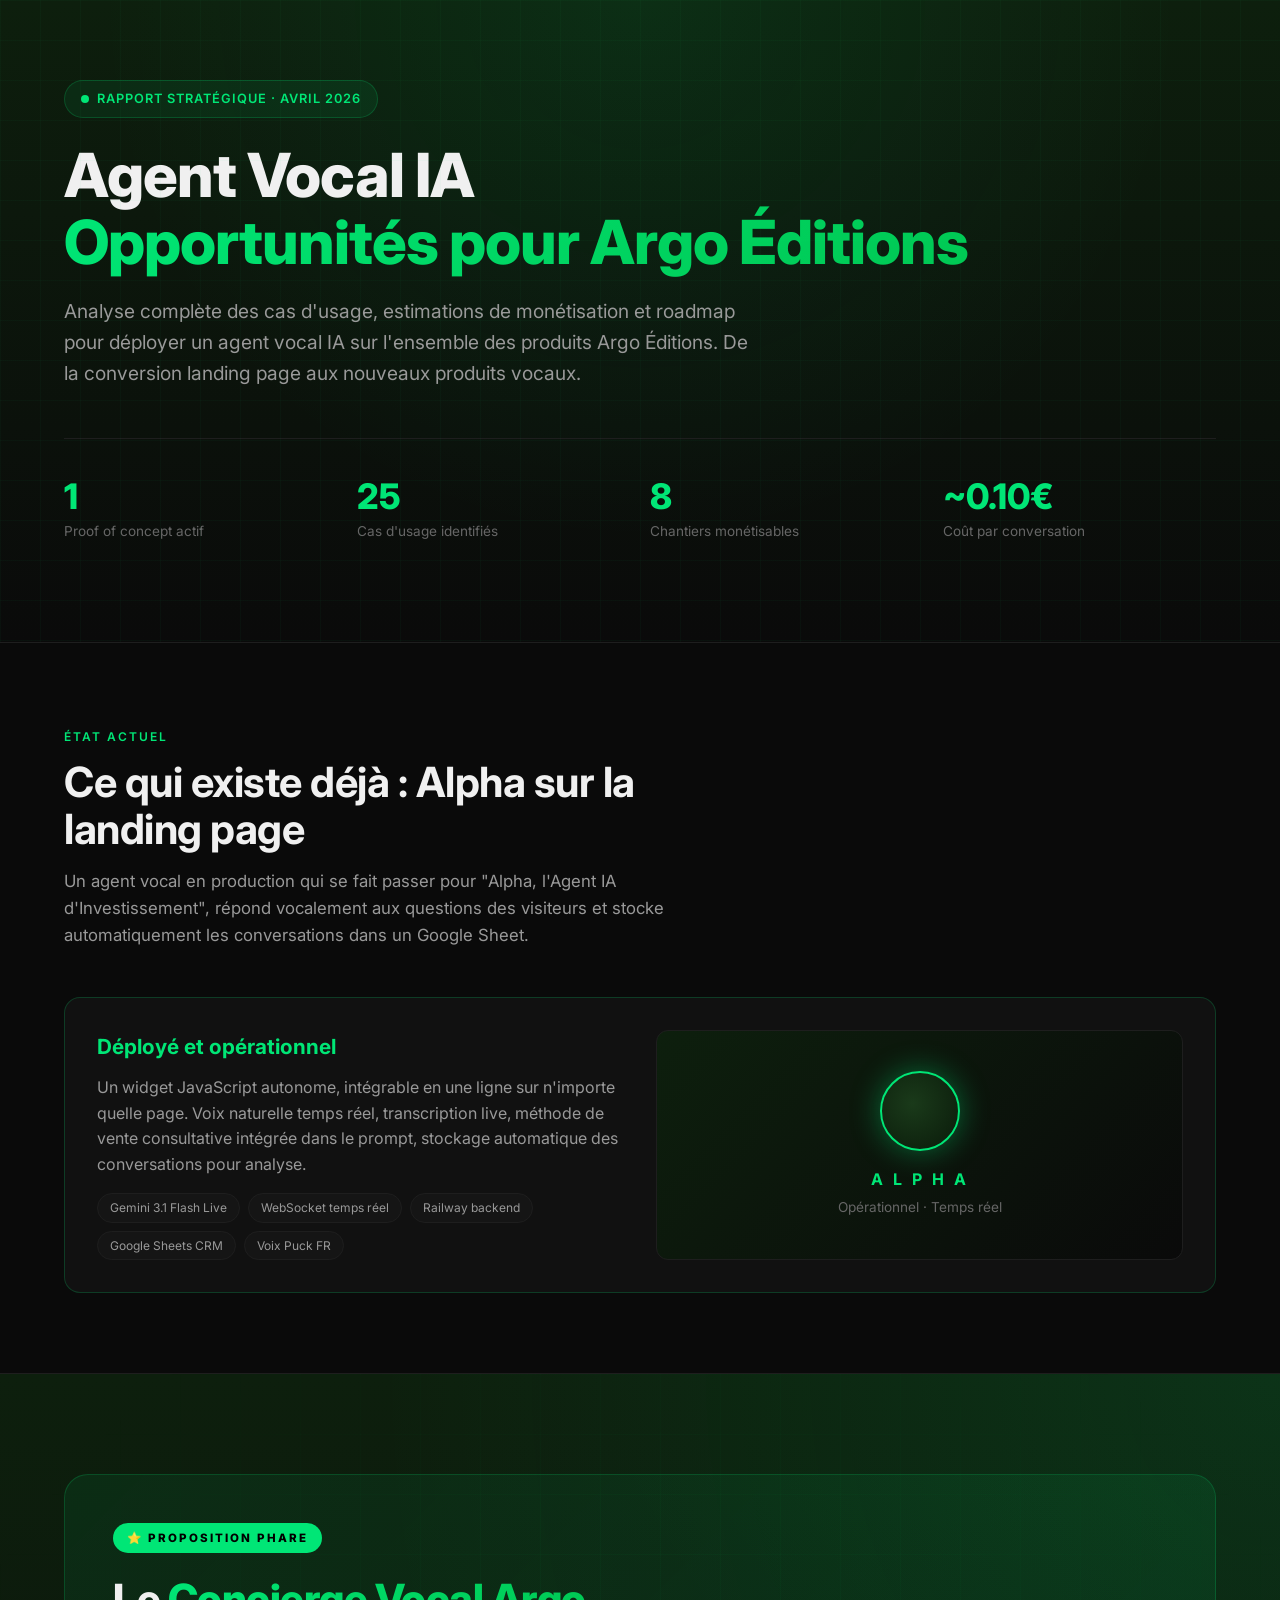
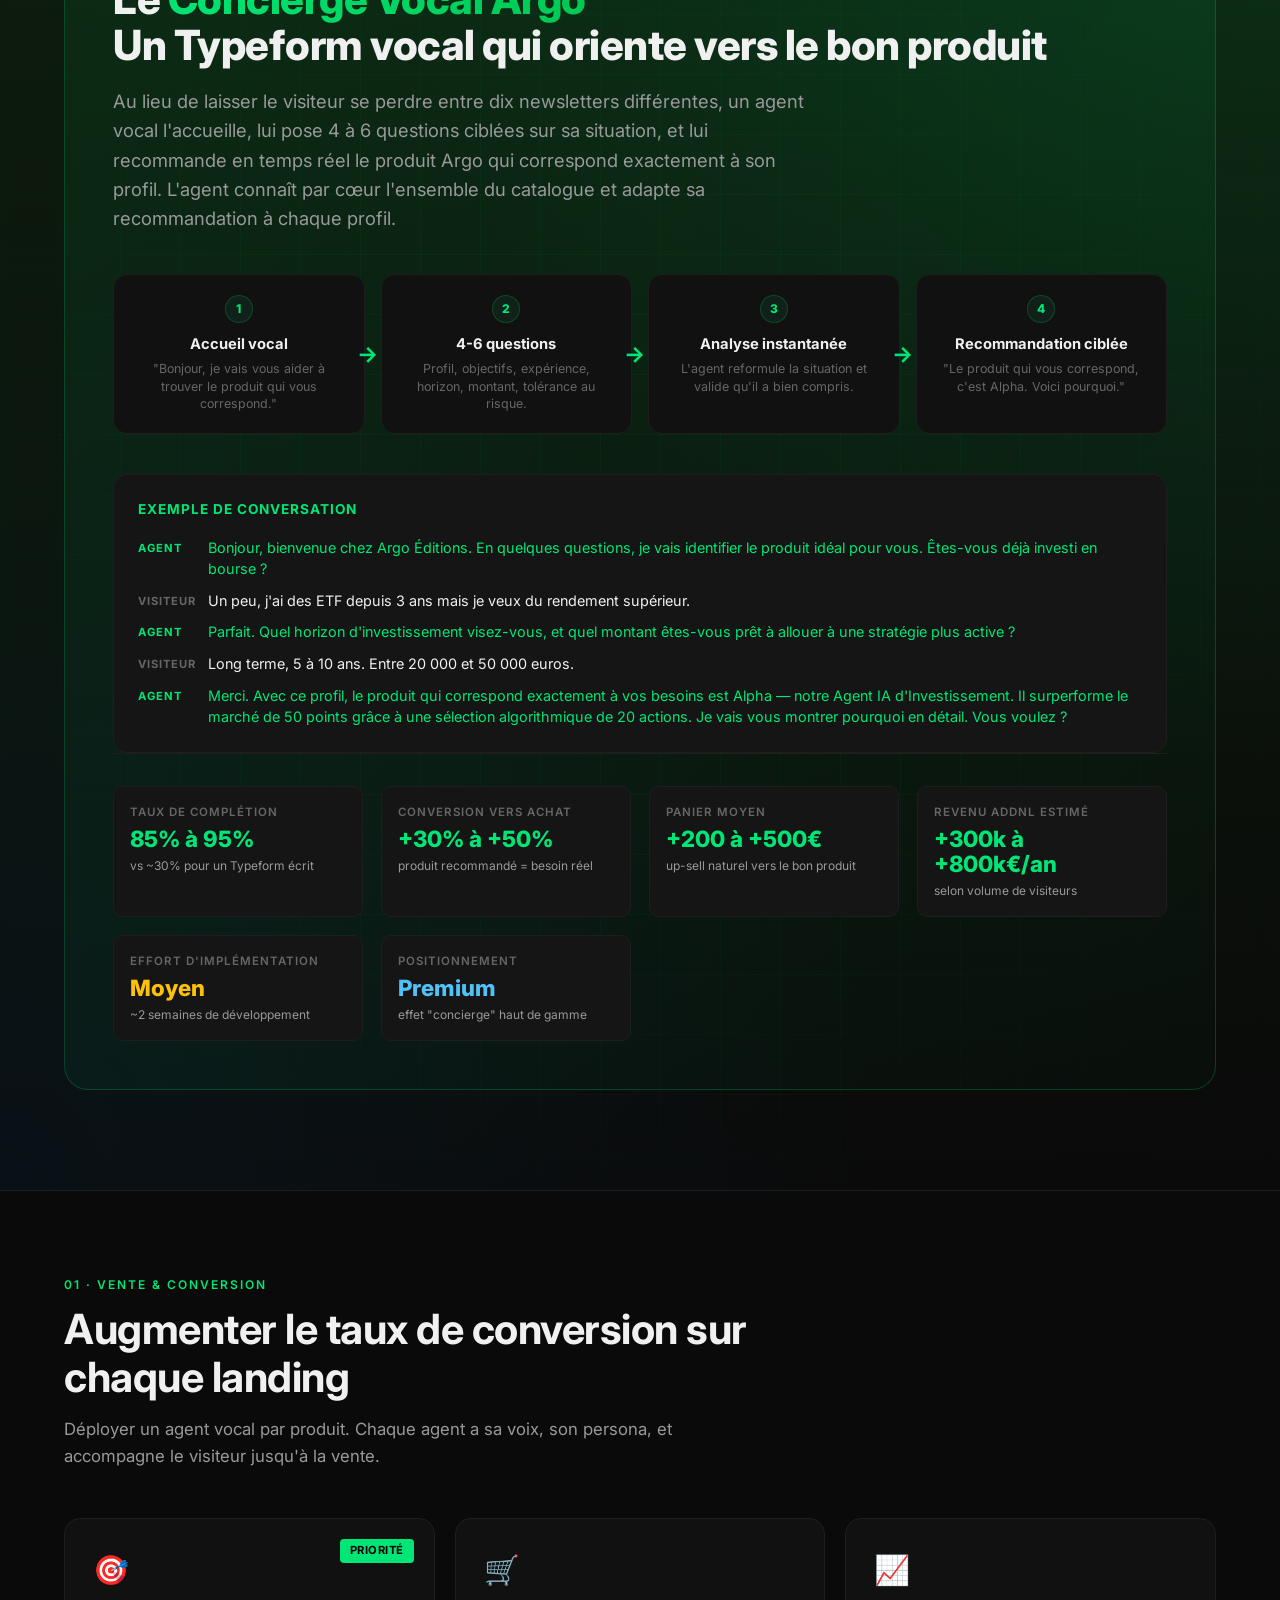
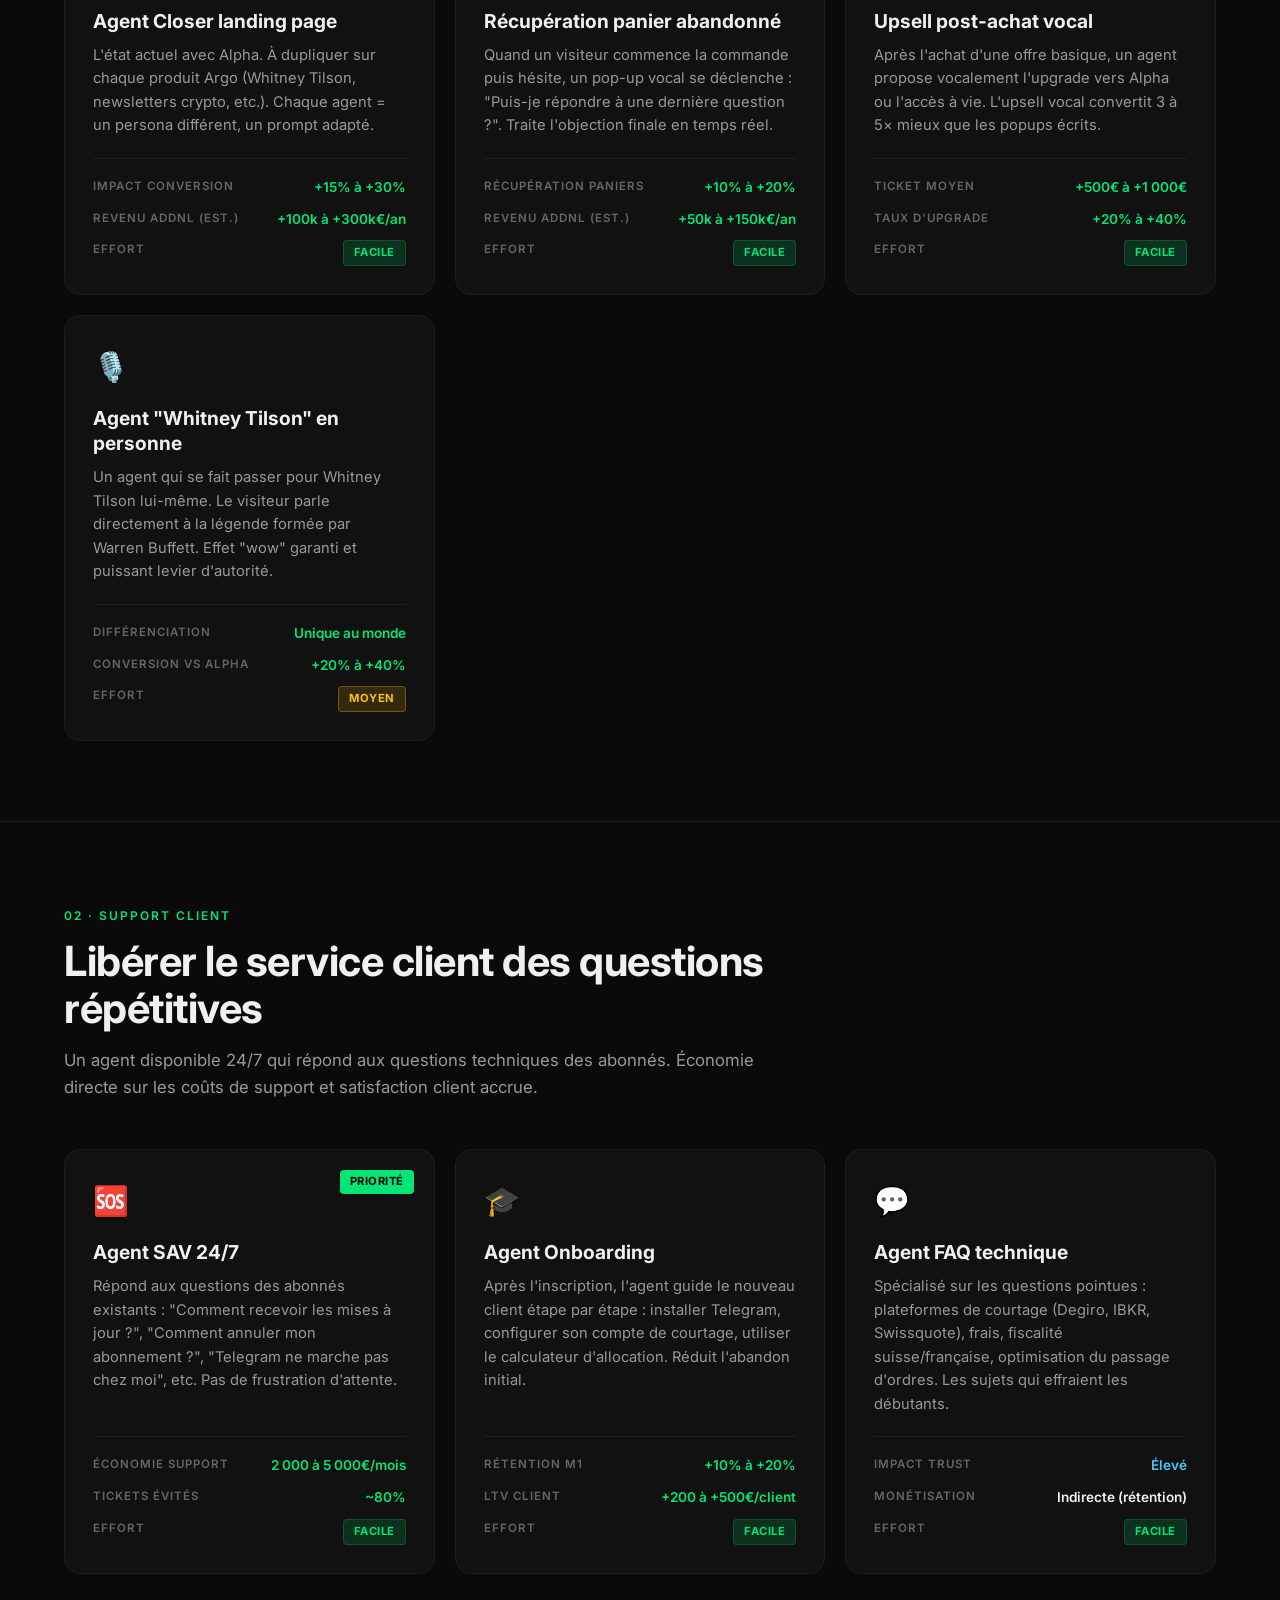
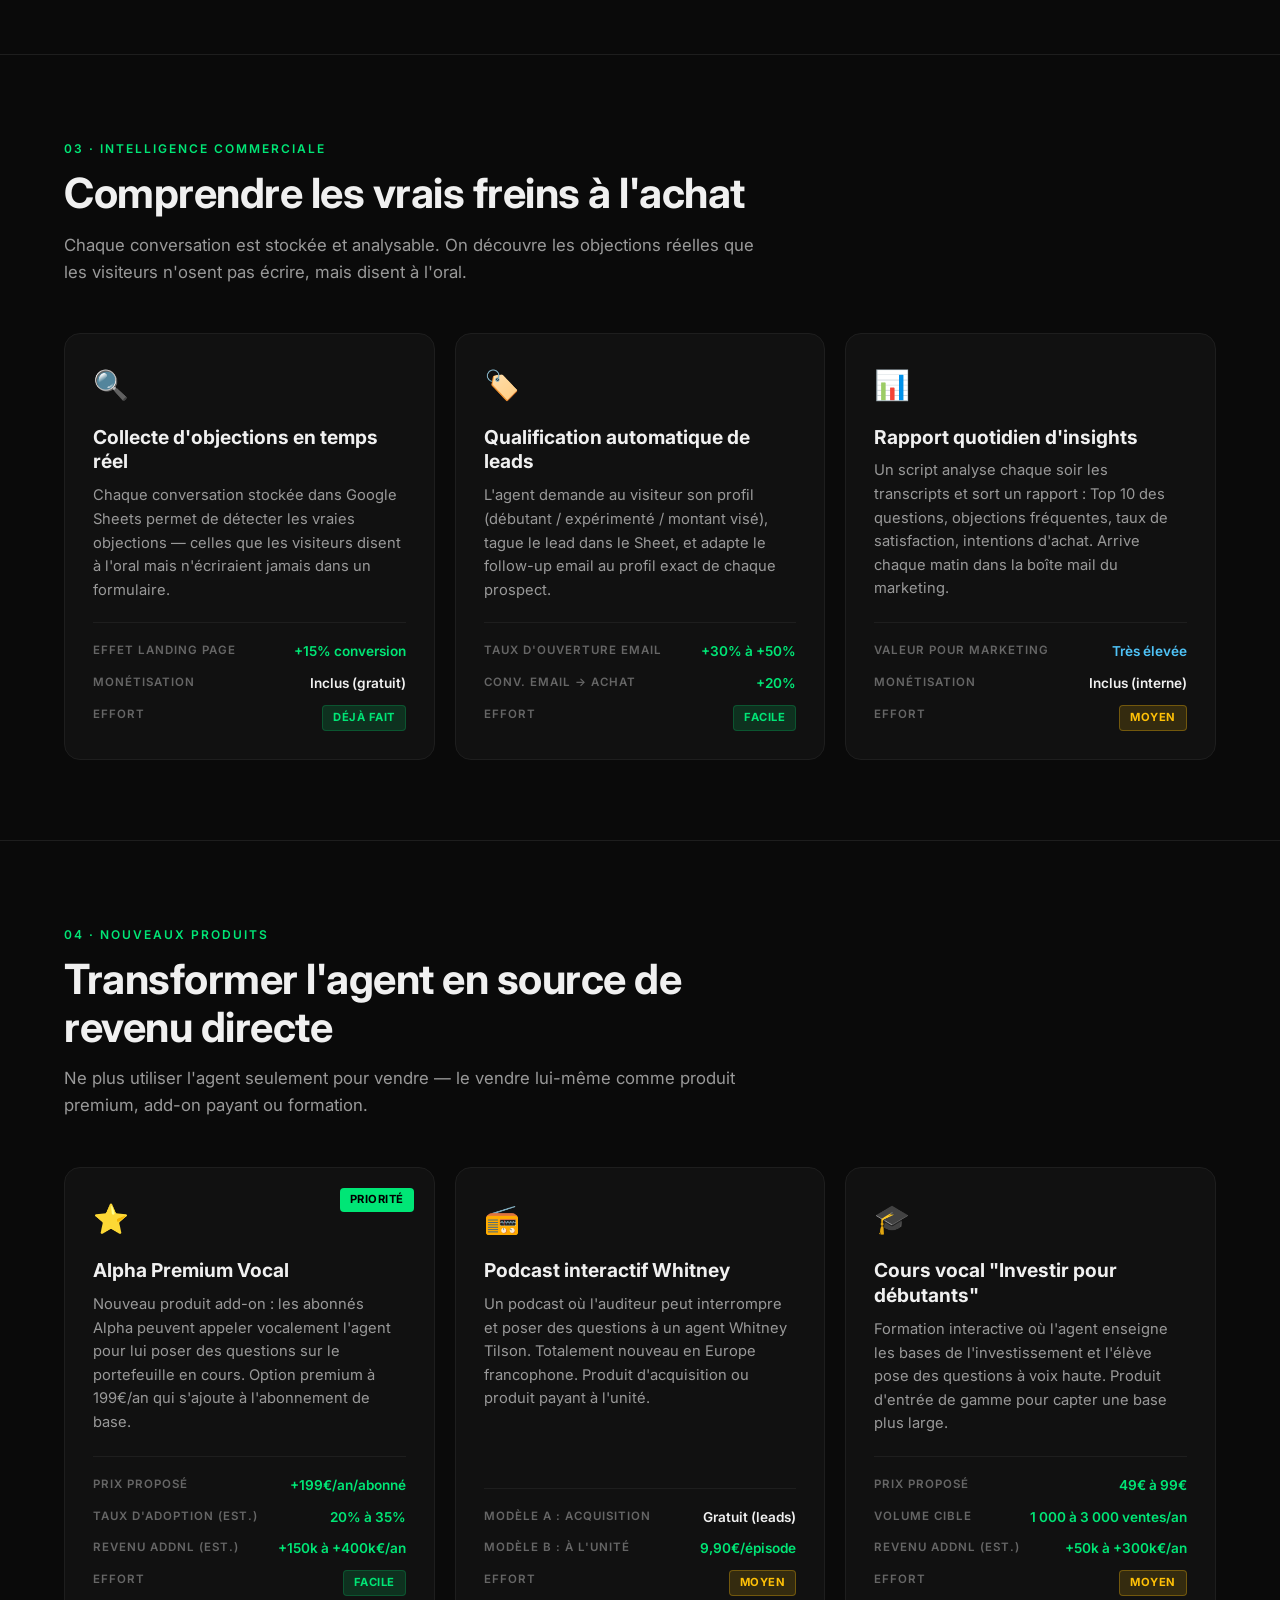
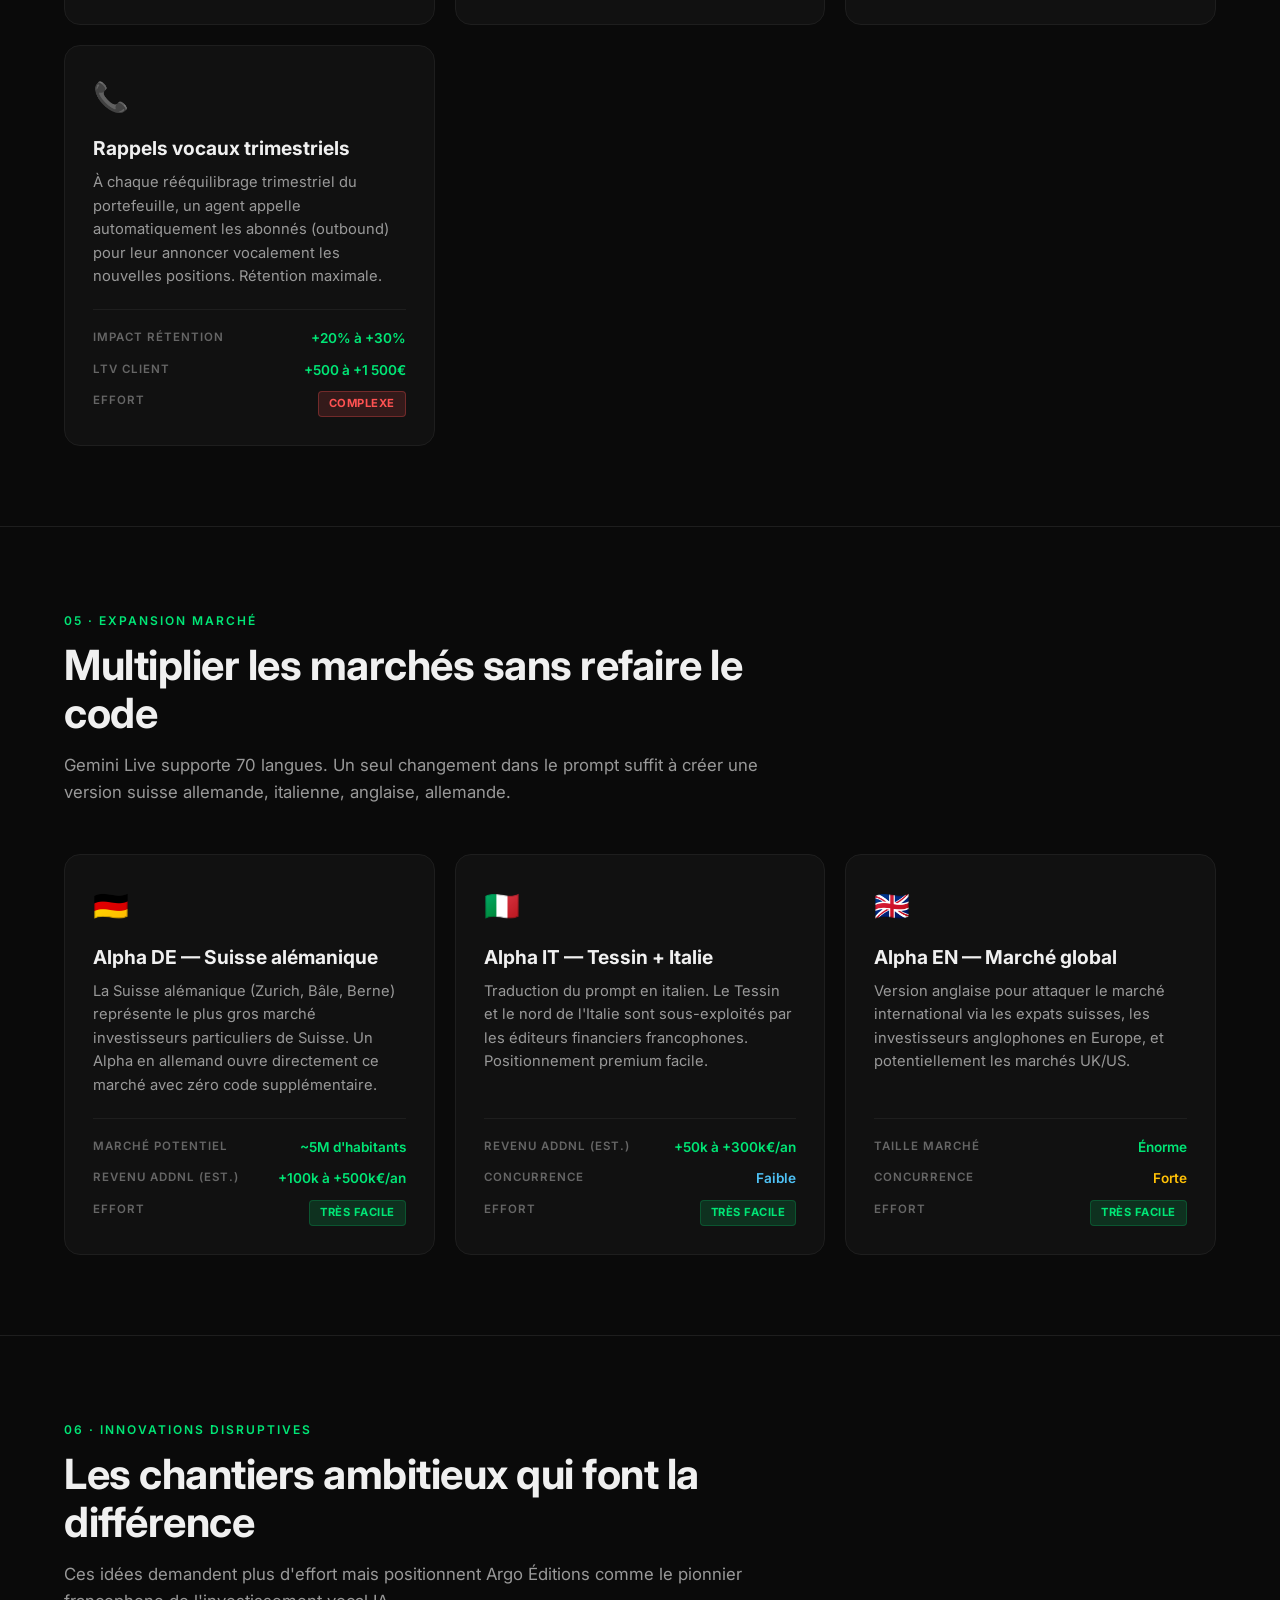
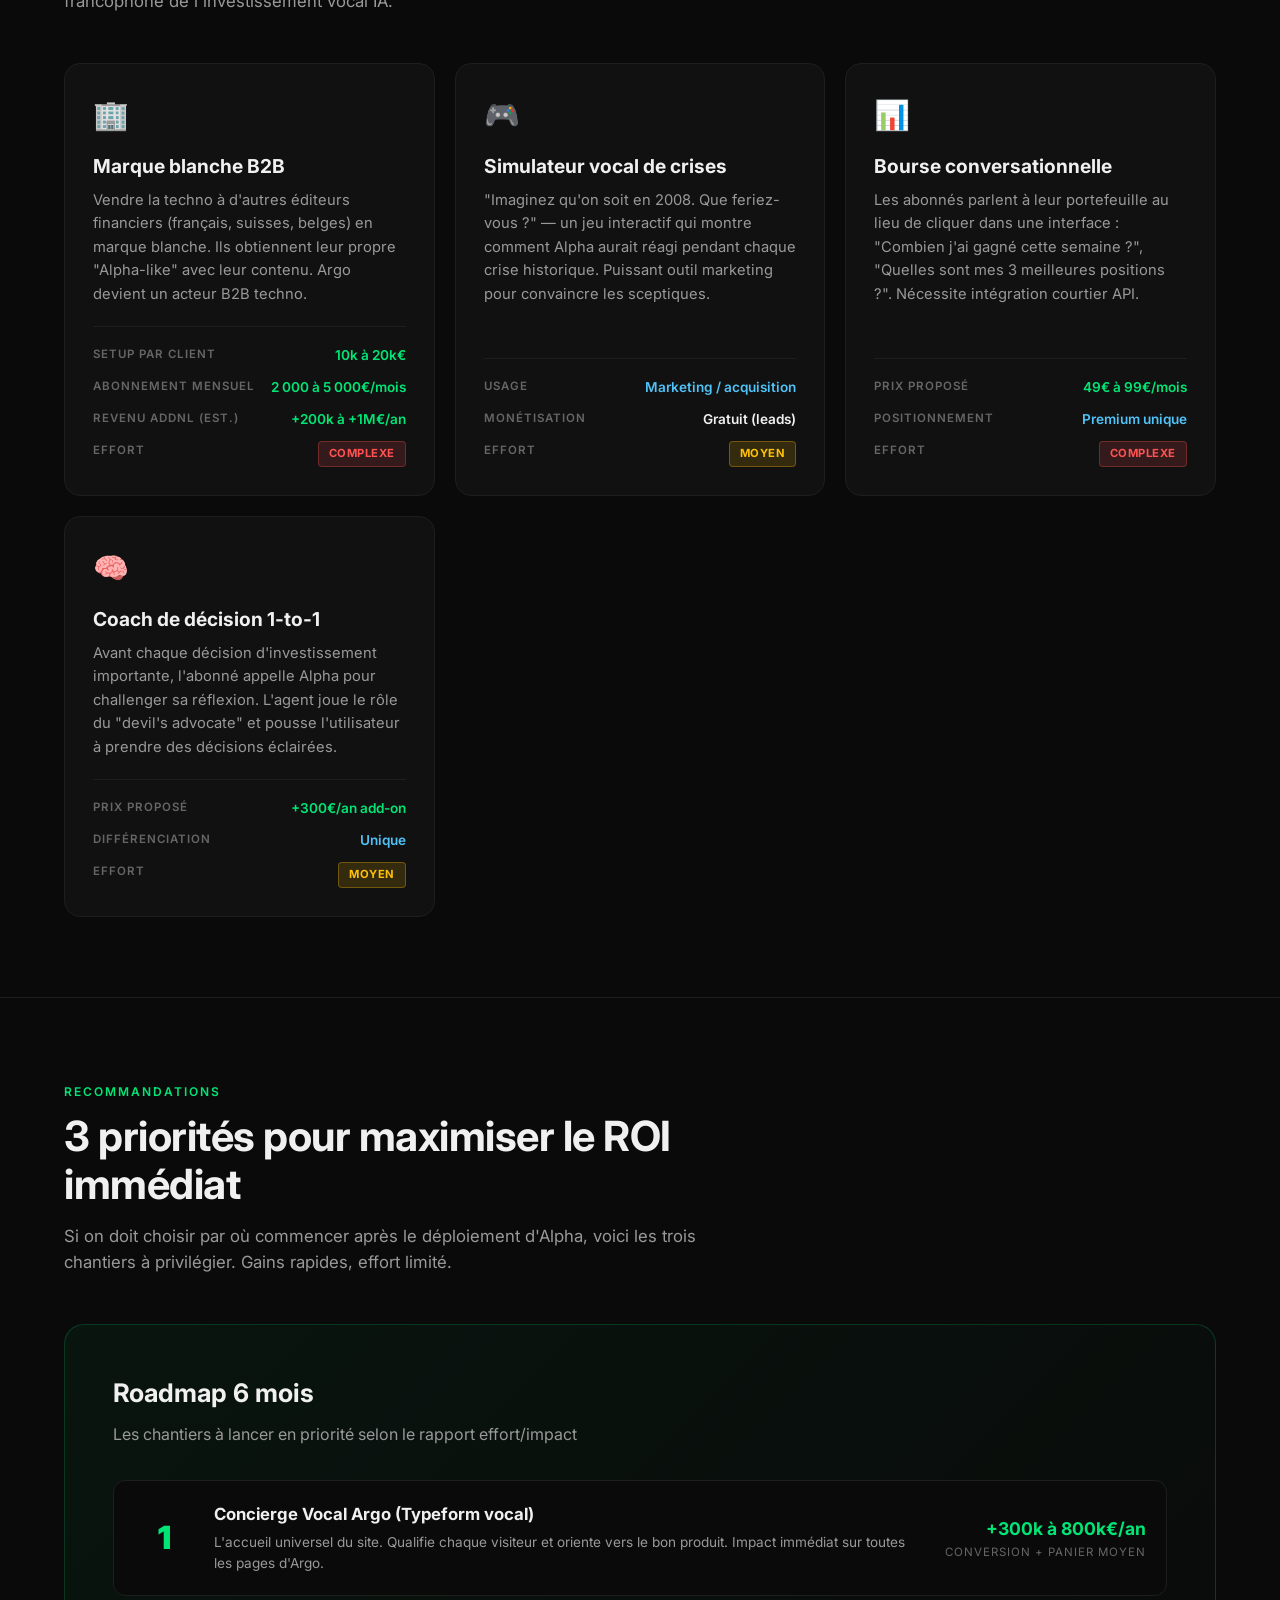
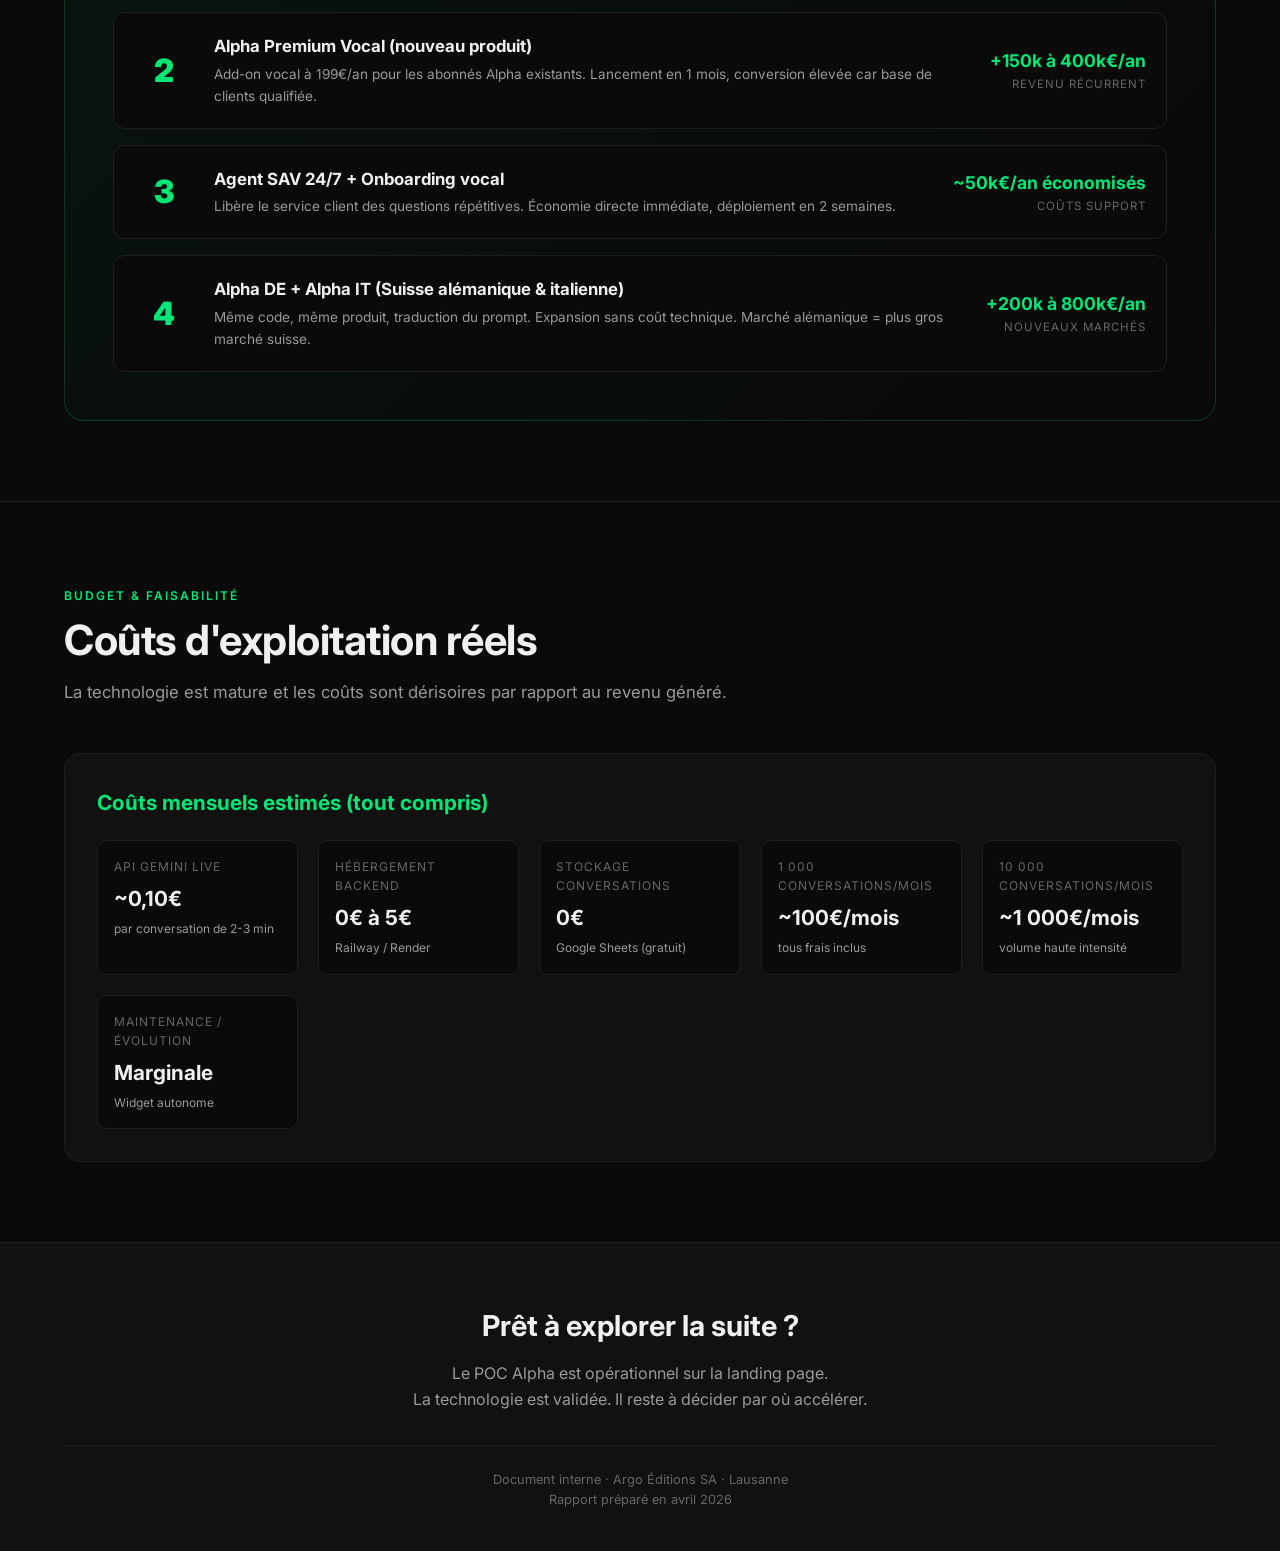
<file: presentation/index.html>
<!DOCTYPE html>
<html lang="fr">
<head>
  <meta charset="UTF-8">
  <meta name="viewport" content="width=device-width, initial-scale=1.0">
  <title>Agent Vocal IA — Opportunités pour Argo Éditions</title>
  <meta name="description" content="Présentation stratégique : cas d'usage, monétisation et roadmap pour déployer l'agent vocal IA chez Argo Éditions SA.">
  <link rel="preconnect" href="https://fonts.googleapis.com">
  <link rel="preconnect" href="https://fonts.gstatic.com" crossorigin>
  <link href="https://fonts.googleapis.com/css2?family=Inter:wght@300;400;500;600;700;800;900&display=swap" rel="stylesheet">
  <style>
    * {
      margin: 0;
      padding: 0;
      box-sizing: border-box;
    }

    :root {
      --bg: #0a0a0a;
      --bg-2: #111;
      --bg-3: #151515;
      --border: #1e1e1e;
      --border-hover: #2a2a2a;
      --green: #00e676;
      --green-dim: rgba(0, 230, 118, 0.08);
      --green-border: rgba(0, 230, 118, 0.2);
      --text: #f0f0f0;
      --text-dim: #999;
      --text-subtle: #666;
      --yellow: #ffc107;
      --red: #ff5252;
      --blue: #4fc3f7;
    }

    html {
      scroll-behavior: smooth;
    }

    body {
      font-family: 'Inter', -apple-system, BlinkMacSystemFont, sans-serif;
      background: var(--bg);
      color: var(--text);
      line-height: 1.6;
      -webkit-font-smoothing: antialiased;
    }

    .container {
      max-width: 1200px;
      margin: 0 auto;
      padding: 0 24px;
    }

    /* ============ HEADER / HERO ============ */
    header {
      background: radial-gradient(ellipse at top, rgba(0, 230, 118, 0.08) 0%, transparent 60%),
                  linear-gradient(180deg, #0d1f0d 0%, #0a0a0a 100%);
      border-bottom: 1px solid var(--border);
      padding: 80px 0 100px;
      position: relative;
      overflow: hidden;
    }

    header::before {
      content: "";
      position: absolute;
      top: 0;
      left: 0;
      right: 0;
      bottom: 0;
      background-image:
        linear-gradient(rgba(0, 230, 118, 0.03) 1px, transparent 1px),
        linear-gradient(90deg, rgba(0, 230, 118, 0.03) 1px, transparent 1px);
      background-size: 40px 40px;
      pointer-events: none;
    }

    .hero-badge {
      display: inline-flex;
      align-items: center;
      gap: 8px;
      background: var(--green-dim);
      border: 1px solid var(--green-border);
      color: var(--green);
      padding: 8px 16px;
      border-radius: 50px;
      font-size: 0.8rem;
      font-weight: 600;
      letter-spacing: 1px;
      text-transform: uppercase;
      margin-bottom: 24px;
    }

    .hero-badge::before {
      content: "";
      width: 8px;
      height: 8px;
      background: var(--green);
      border-radius: 50%;
      animation: pulse 2s ease-in-out infinite;
    }

    @keyframes pulse {
      0%, 100% { opacity: 1; transform: scale(1); }
      50% { opacity: 0.5; transform: scale(1.2); }
    }

    header h1 {
      font-size: clamp(2rem, 5vw, 3.8rem);
      font-weight: 800;
      line-height: 1.1;
      margin-bottom: 20px;
      letter-spacing: -1px;
    }

    header h1 span {
      background: linear-gradient(135deg, #00e676, #00c853);
      -webkit-background-clip: text;
      -webkit-text-fill-color: transparent;
      background-clip: text;
    }

    header .subtitle {
      font-size: 1.2rem;
      color: var(--text-dim);
      max-width: 700px;
      margin-bottom: 40px;
    }

    .hero-stats {
      display: grid;
      grid-template-columns: repeat(auto-fit, minmax(180px, 1fr));
      gap: 20px;
      margin-top: 50px;
      padding-top: 40px;
      border-top: 1px solid var(--border);
    }

    .hero-stat .number {
      font-size: 2.2rem;
      font-weight: 800;
      color: var(--green);
      line-height: 1;
    }

    .hero-stat .label {
      font-size: 0.85rem;
      color: var(--text-subtle);
      margin-top: 6px;
    }

    /* ============ SECTIONS ============ */
    section {
      padding: 80px 0;
      border-bottom: 1px solid var(--border);
    }

    .section-header {
      margin-bottom: 48px;
      max-width: 700px;
    }

    .section-tag {
      display: inline-block;
      font-size: 0.75rem;
      color: var(--green);
      font-weight: 600;
      letter-spacing: 2px;
      text-transform: uppercase;
      margin-bottom: 12px;
    }

    .section-header h2 {
      font-size: clamp(1.8rem, 3.5vw, 2.6rem);
      font-weight: 700;
      line-height: 1.15;
      margin-bottom: 14px;
      letter-spacing: -0.5px;
    }

    .section-header p {
      color: var(--text-dim);
      font-size: 1.05rem;
    }

    /* ============ CURRENT STATE ============ */
    .current-box {
      background: var(--bg-2);
      border: 1px solid var(--green-border);
      border-radius: 16px;
      padding: 32px;
      display: grid;
      grid-template-columns: 1fr 1fr;
      gap: 32px;
    }

    .current-box .current-text h3 {
      font-size: 1.3rem;
      margin-bottom: 12px;
      color: var(--green);
    }

    .current-box .current-text p {
      color: var(--text-dim);
      margin-bottom: 16px;
    }

    .tech-stack {
      display: flex;
      flex-wrap: wrap;
      gap: 8px;
      margin-top: 12px;
    }

    .tech-chip {
      background: var(--bg-3);
      border: 1px solid var(--border);
      padding: 4px 12px;
      border-radius: 50px;
      font-size: 0.75rem;
      color: var(--text-dim);
    }

    .current-box .current-demo {
      background: linear-gradient(135deg, #0d1f0d, #0a0a0a);
      border: 1px solid var(--border);
      border-radius: 12px;
      padding: 24px;
      display: flex;
      flex-direction: column;
      align-items: center;
      justify-content: center;
      text-align: center;
    }

    .demo-orb {
      width: 80px;
      height: 80px;
      border-radius: 50%;
      background: radial-gradient(circle at 40% 40%, #1a3a1a, #0a1a0a);
      border: 2px solid var(--green);
      box-shadow: 0 0 30px rgba(0, 230, 118, 0.4);
      animation: breathe 3s ease-in-out infinite;
      margin-bottom: 16px;
    }

    @keyframes breathe {
      0%, 100% { transform: scale(1); }
      50% { transform: scale(1.08); }
    }

    .demo-label {
      color: var(--green);
      font-weight: 700;
      letter-spacing: 3px;
      font-size: 1rem;
      margin-bottom: 4px;
    }

    .demo-status {
      font-size: 0.85rem;
      color: var(--text-subtle);
    }

    /* ============ CARDS GRID ============ */
    .cards-grid {
      display: grid;
      grid-template-columns: repeat(auto-fit, minmax(340px, 1fr));
      gap: 20px;
    }

    .card {
      background: var(--bg-2);
      border: 1px solid var(--border);
      border-radius: 16px;
      padding: 28px;
      transition: all 0.3s ease;
      display: flex;
      flex-direction: column;
      position: relative;
    }

    .card:hover {
      border-color: var(--green-border);
      transform: translateY(-4px);
      box-shadow: 0 8px 30px rgba(0, 230, 118, 0.08);
    }

    .card-icon {
      font-size: 1.8rem;
      margin-bottom: 16px;
    }

    .card h3 {
      font-size: 1.2rem;
      font-weight: 700;
      margin-bottom: 10px;
      line-height: 1.3;
    }

    .card p.desc {
      color: var(--text-dim);
      font-size: 0.92rem;
      margin-bottom: 20px;
      flex-grow: 1;
    }

    .card-details {
      display: flex;
      flex-direction: column;
      gap: 10px;
      padding-top: 18px;
      border-top: 1px solid var(--border);
    }

    .card-detail-row {
      display: flex;
      justify-content: space-between;
      align-items: flex-start;
      gap: 12px;
    }

    .detail-label {
      font-size: 0.72rem;
      color: var(--text-subtle);
      text-transform: uppercase;
      letter-spacing: 1px;
      font-weight: 600;
      flex-shrink: 0;
    }

    .detail-value {
      font-size: 0.85rem;
      color: var(--text);
      font-weight: 600;
      text-align: right;
    }

    .detail-value.green { color: var(--green); }
    .detail-value.yellow { color: var(--yellow); }
    .detail-value.blue { color: var(--blue); }

    .badge {
      display: inline-block;
      padding: 3px 10px;
      border-radius: 4px;
      font-size: 0.7rem;
      font-weight: 700;
      letter-spacing: 0.5px;
      text-transform: uppercase;
      margin-left: 8px;
    }

    .badge-priority {
      background: var(--green);
      color: #000;
      position: absolute;
      top: 20px;
      right: 20px;
    }

    .badge-easy {
      background: rgba(0, 230, 118, 0.15);
      color: var(--green);
      border: 1px solid var(--green-border);
    }

    .badge-medium {
      background: rgba(255, 193, 7, 0.15);
      color: var(--yellow);
      border: 1px solid rgba(255, 193, 7, 0.3);
    }

    .badge-hard {
      background: rgba(255, 82, 82, 0.15);
      color: var(--red);
      border: 1px solid rgba(255, 82, 82, 0.3);
    }

    /* ============ PRIORITIES ============ */
    .priorities {
      background: linear-gradient(135deg, rgba(0, 230, 118, 0.05), transparent);
      border: 1px solid var(--green-border);
      border-radius: 20px;
      padding: 48px;
      margin-top: 40px;
    }

    .priorities h3 {
      font-size: 1.6rem;
      margin-bottom: 8px;
    }

    .priorities p.subtitle {
      color: var(--text-dim);
      margin-bottom: 32px;
    }

    .priority-list {
      display: flex;
      flex-direction: column;
      gap: 16px;
    }

    .priority-item {
      display: grid;
      grid-template-columns: 60px 1fr auto;
      gap: 20px;
      align-items: center;
      padding: 20px;
      background: var(--bg);
      border: 1px solid var(--border);
      border-radius: 12px;
      transition: all 0.3s;
    }

    .priority-item:hover {
      border-color: var(--green-border);
    }

    .priority-rank {
      font-size: 2rem;
      font-weight: 900;
      color: var(--green);
      text-align: center;
    }

    .priority-content h4 {
      font-size: 1.05rem;
      margin-bottom: 4px;
    }

    .priority-content p {
      font-size: 0.85rem;
      color: var(--text-dim);
    }

    .priority-roi {
      text-align: right;
    }

    .priority-roi .amount {
      font-size: 1.1rem;
      font-weight: 700;
      color: var(--green);
    }

    .priority-roi .label {
      font-size: 0.72rem;
      color: var(--text-subtle);
      text-transform: uppercase;
      letter-spacing: 1px;
    }

    /* ============ COST BREAKDOWN ============ */
    .cost-section {
      background: var(--bg-2);
      border: 1px solid var(--border);
      border-radius: 16px;
      padding: 32px;
      margin-top: 32px;
    }

    .cost-section h3 {
      font-size: 1.3rem;
      margin-bottom: 20px;
      color: var(--green);
    }

    .cost-grid {
      display: grid;
      grid-template-columns: repeat(auto-fit, minmax(200px, 1fr));
      gap: 20px;
    }

    .cost-item {
      padding: 16px;
      background: var(--bg);
      border-radius: 10px;
      border: 1px solid var(--border);
    }

    .cost-item .cost-label {
      font-size: 0.75rem;
      color: var(--text-subtle);
      text-transform: uppercase;
      letter-spacing: 1px;
      margin-bottom: 6px;
    }

    .cost-item .cost-value {
      font-size: 1.3rem;
      font-weight: 700;
      color: var(--text);
    }

    .cost-item .cost-note {
      font-size: 0.75rem;
      color: var(--text-dim);
      margin-top: 4px;
    }

    /* ============ FLAGSHIP ============ */
    .flagship-section {
      background: radial-gradient(ellipse at top right, rgba(0, 230, 118, 0.1) 0%, transparent 50%),
                  radial-gradient(ellipse at bottom left, rgba(0, 150, 255, 0.05) 0%, transparent 50%),
                  linear-gradient(180deg, #0d1f0d 0%, #0a0a0a 100%);
      padding: 100px 0;
      position: relative;
      overflow: hidden;
    }

    .flagship-section::before {
      content: "";
      position: absolute;
      top: 0;
      left: 0;
      right: 0;
      bottom: 0;
      background-image:
        linear-gradient(rgba(0, 230, 118, 0.04) 1px, transparent 1px),
        linear-gradient(90deg, rgba(0, 230, 118, 0.04) 1px, transparent 1px);
      background-size: 60px 60px;
      pointer-events: none;
      mask-image: radial-gradient(ellipse at center, black 40%, transparent 90%);
      -webkit-mask-image: radial-gradient(ellipse at center, black 40%, transparent 90%);
    }

    .flagship-box {
      background: linear-gradient(135deg, rgba(0, 230, 118, 0.08), rgba(0, 230, 118, 0.02));
      border: 1px solid var(--green-border);
      border-radius: 24px;
      padding: 48px;
      position: relative;
      overflow: hidden;
    }

    .flagship-box::before {
      content: "";
      position: absolute;
      top: -50%;
      right: -50%;
      width: 200%;
      height: 200%;
      background: radial-gradient(circle at top right, rgba(0, 230, 118, 0.1), transparent 40%);
      pointer-events: none;
    }

    .flagship-badge {
      display: inline-flex;
      align-items: center;
      gap: 8px;
      background: var(--green);
      color: #000;
      padding: 6px 14px;
      border-radius: 50px;
      font-size: 0.72rem;
      font-weight: 800;
      letter-spacing: 2px;
      text-transform: uppercase;
      margin-bottom: 24px;
      position: relative;
      z-index: 1;
    }

    .flagship-box h2 {
      font-size: clamp(1.8rem, 4vw, 2.6rem);
      font-weight: 800;
      line-height: 1.1;
      margin-bottom: 18px;
      letter-spacing: -0.5px;
      position: relative;
      z-index: 1;
    }

    .flagship-box h2 span {
      background: linear-gradient(135deg, #00e676, #00c853);
      -webkit-background-clip: text;
      -webkit-text-fill-color: transparent;
      background-clip: text;
    }

    .flagship-box > p.lead {
      font-size: 1.15rem;
      color: var(--text-dim);
      max-width: 700px;
      margin-bottom: 40px;
      line-height: 1.6;
      position: relative;
      z-index: 1;
    }

    .flagship-flow {
      display: grid;
      grid-template-columns: repeat(4, 1fr);
      gap: 16px;
      margin-bottom: 40px;
      position: relative;
      z-index: 1;
    }

    .flow-step {
      background: var(--bg-2);
      border: 1px solid var(--border);
      border-radius: 14px;
      padding: 20px 16px;
      text-align: center;
      position: relative;
    }

    .flow-step::after {
      content: "→";
      position: absolute;
      right: -14px;
      top: 50%;
      transform: translateY(-50%);
      color: var(--green);
      font-size: 1.4rem;
      font-weight: 700;
      z-index: 2;
    }

    .flow-step:last-child::after {
      display: none;
    }

    .flow-step .step-num {
      display: inline-flex;
      align-items: center;
      justify-content: center;
      width: 28px;
      height: 28px;
      background: var(--green-dim);
      color: var(--green);
      border-radius: 50%;
      font-size: 0.75rem;
      font-weight: 800;
      margin-bottom: 10px;
      border: 1px solid var(--green-border);
    }

    .flow-step .step-title {
      font-size: 0.92rem;
      font-weight: 700;
      margin-bottom: 4px;
    }

    .flow-step .step-desc {
      font-size: 0.78rem;
      color: var(--text-subtle);
      line-height: 1.4;
    }

    .flagship-metrics {
      display: grid;
      grid-template-columns: repeat(auto-fit, minmax(200px, 1fr));
      gap: 18px;
      padding-top: 32px;
      border-top: 1px solid var(--border);
      position: relative;
      z-index: 1;
    }

    .metric-box {
      padding: 16px;
      background: var(--bg-3);
      border-radius: 10px;
      border: 1px solid var(--border);
    }

    .metric-box .metric-label {
      font-size: 0.72rem;
      color: var(--text-subtle);
      text-transform: uppercase;
      letter-spacing: 1px;
      margin-bottom: 6px;
      font-weight: 600;
    }

    .metric-box .metric-value {
      font-size: 1.4rem;
      font-weight: 800;
      color: var(--green);
      line-height: 1.1;
    }

    .metric-box .metric-note {
      font-size: 0.75rem;
      color: var(--text-dim);
      margin-top: 4px;
    }

    .flagship-example {
      background: var(--bg-3);
      border: 1px solid var(--border);
      border-radius: 14px;
      padding: 24px;
      margin-top: 32px;
      position: relative;
      z-index: 1;
    }

    .flagship-example h4 {
      font-size: 0.85rem;
      color: var(--green);
      text-transform: uppercase;
      letter-spacing: 1px;
      margin-bottom: 16px;
    }

    .dialogue {
      display: flex;
      flex-direction: column;
      gap: 10px;
    }

    .dialogue-line {
      display: flex;
      gap: 10px;
      align-items: flex-start;
    }

    .dialogue-role {
      font-size: 0.7rem;
      color: var(--text-subtle);
      text-transform: uppercase;
      letter-spacing: 1px;
      min-width: 60px;
      padding-top: 3px;
      font-weight: 700;
    }

    .dialogue-role.alpha {
      color: var(--green);
    }

    .dialogue-text {
      flex: 1;
      font-size: 0.9rem;
      line-height: 1.5;
      color: var(--text);
    }

    .dialogue-text.bot {
      color: var(--green);
    }

    @media (max-width: 768px) {
      .flagship-box {
        padding: 28px 20px;
      }
      .flagship-flow {
        grid-template-columns: 1fr 1fr;
      }
      .flow-step::after {
        display: none;
      }
    }

    /* ============ FOOTER ============ */
    footer {
      padding: 60px 0 40px;
      text-align: center;
      background: var(--bg-2);
    }

    footer h2 {
      font-size: 1.8rem;
      margin-bottom: 12px;
    }

    footer p {
      color: var(--text-dim);
      margin-bottom: 24px;
    }

    footer .footer-meta {
      font-size: 0.8rem;
      color: var(--text-subtle);
      margin-top: 32px;
      padding-top: 24px;
      border-top: 1px solid var(--border);
    }

    /* ============ RESPONSIVE ============ */
    @media (max-width: 768px) {
      .current-box {
        grid-template-columns: 1fr;
      }

      .priority-item {
        grid-template-columns: 40px 1fr;
      }

      .priority-roi {
        grid-column: 2;
        text-align: left;
        margin-top: 8px;
      }

      .priorities {
        padding: 28px 20px;
      }

      section {
        padding: 60px 0;
      }

      header {
        padding: 60px 0 70px;
      }
    }
  </style>
</head>
<body>

  <!-- ============ HERO ============ -->
  <header>
    <div class="container">
      <div class="hero-badge">Rapport stratégique · Avril 2026</div>
      <h1>Agent Vocal IA<br><span>Opportunités pour Argo Éditions</span></h1>
      <p class="subtitle">
        Analyse complète des cas d'usage, estimations de monétisation et roadmap pour
        déployer un agent vocal IA sur l'ensemble des produits Argo Éditions.
        De la conversion landing page aux nouveaux produits vocaux.
      </p>

      <div class="hero-stats">
        <div class="hero-stat">
          <div class="number">1</div>
          <div class="label">Proof of concept actif</div>
        </div>
        <div class="hero-stat">
          <div class="number">25</div>
          <div class="label">Cas d'usage identifiés</div>
        </div>
        <div class="hero-stat">
          <div class="number">8</div>
          <div class="label">Chantiers monétisables</div>
        </div>
        <div class="hero-stat">
          <div class="number">~0.10€</div>
          <div class="label">Coût par conversation</div>
        </div>
      </div>
    </div>
  </header>

  <!-- ============ ÉTAT ACTUEL ============ -->
  <section>
    <div class="container">
      <div class="section-header">
        <div class="section-tag">État actuel</div>
        <h2>Ce qui existe déjà : Alpha sur la landing page</h2>
        <p>Un agent vocal en production qui se fait passer pour "Alpha, l'Agent IA d'Investissement", répond vocalement aux questions des visiteurs et stocke automatiquement les conversations dans un Google Sheet.</p>
      </div>

      <div class="current-box">
        <div class="current-text">
          <h3>Déployé et opérationnel</h3>
          <p>Un widget JavaScript autonome, intégrable en une ligne sur n'importe quelle page. Voix naturelle temps réel, transcription live, méthode de vente consultative intégrée dans le prompt, stockage automatique des conversations pour analyse.</p>
          <div class="tech-stack">
            <span class="tech-chip">Gemini 3.1 Flash Live</span>
            <span class="tech-chip">WebSocket temps réel</span>
            <span class="tech-chip">Railway backend</span>
            <span class="tech-chip">Google Sheets CRM</span>
            <span class="tech-chip">Voix Puck FR</span>
          </div>
        </div>
        <div class="current-demo">
          <div class="demo-orb"></div>
          <div class="demo-label">A L P H A</div>
          <div class="demo-status">Opérationnel · Temps réel</div>
        </div>
      </div>
    </div>
  </section>

  <!-- ============ PROPOSITION PHARE : CONCIERGE VOCAL ============ -->
  <section class="flagship-section">
    <div class="container">
      <div class="flagship-box">
        <div class="flagship-badge">⭐ Proposition phare</div>
        <h2>Le <span>Concierge Vocal Argo</span><br>Un Typeform vocal qui oriente vers le bon produit</h2>
        <p class="lead">
          Au lieu de laisser le visiteur se perdre entre dix newsletters différentes,
          un agent vocal l'accueille, lui pose 4 à 6 questions ciblées sur sa situation,
          et lui recommande en temps réel le produit Argo qui correspond exactement à son profil.
          L'agent connaît par cœur l'ensemble du catalogue et adapte sa recommandation à chaque profil.
        </p>

        <div class="flagship-flow">
          <div class="flow-step">
            <div class="step-num">1</div>
            <div class="step-title">Accueil vocal</div>
            <div class="step-desc">"Bonjour, je vais vous aider à trouver le produit qui vous correspond."</div>
          </div>
          <div class="flow-step">
            <div class="step-num">2</div>
            <div class="step-title">4-6 questions</div>
            <div class="step-desc">Profil, objectifs, expérience, horizon, montant, tolérance au risque.</div>
          </div>
          <div class="flow-step">
            <div class="step-num">3</div>
            <div class="step-title">Analyse instantanée</div>
            <div class="step-desc">L'agent reformule la situation et valide qu'il a bien compris.</div>
          </div>
          <div class="flow-step">
            <div class="step-num">4</div>
            <div class="step-title">Recommandation ciblée</div>
            <div class="step-desc">"Le produit qui vous correspond, c'est Alpha. Voici pourquoi."</div>
          </div>
        </div>

        <div class="flagship-example">
          <h4>Exemple de conversation</h4>
          <div class="dialogue">
            <div class="dialogue-line">
              <div class="dialogue-role alpha">Agent</div>
              <div class="dialogue-text bot">Bonjour, bienvenue chez Argo Éditions. En quelques questions, je vais identifier le produit idéal pour vous. Êtes-vous déjà investi en bourse ?</div>
            </div>
            <div class="dialogue-line">
              <div class="dialogue-role">Visiteur</div>
              <div class="dialogue-text">Un peu, j'ai des ETF depuis 3 ans mais je veux du rendement supérieur.</div>
            </div>
            <div class="dialogue-line">
              <div class="dialogue-role alpha">Agent</div>
              <div class="dialogue-text bot">Parfait. Quel horizon d'investissement visez-vous, et quel montant êtes-vous prêt à allouer à une stratégie plus active ?</div>
            </div>
            <div class="dialogue-line">
              <div class="dialogue-role">Visiteur</div>
              <div class="dialogue-text">Long terme, 5 à 10 ans. Entre 20 000 et 50 000 euros.</div>
            </div>
            <div class="dialogue-line">
              <div class="dialogue-role alpha">Agent</div>
              <div class="dialogue-text bot">Merci. Avec ce profil, le produit qui correspond exactement à vos besoins est Alpha — notre Agent IA d'Investissement. Il surperforme le marché de 50 points grâce à une sélection algorithmique de 20 actions. Je vais vous montrer pourquoi en détail. Vous voulez ?</div>
            </div>
          </div>
        </div>

        <div class="flagship-metrics">
          <div class="metric-box">
            <div class="metric-label">Taux de complétion</div>
            <div class="metric-value">85% à 95%</div>
            <div class="metric-note">vs ~30% pour un Typeform écrit</div>
          </div>
          <div class="metric-box">
            <div class="metric-label">Conversion vers achat</div>
            <div class="metric-value">+30% à +50%</div>
            <div class="metric-note">produit recommandé = besoin réel</div>
          </div>
          <div class="metric-box">
            <div class="metric-label">Panier moyen</div>
            <div class="metric-value">+200 à +500€</div>
            <div class="metric-note">up-sell naturel vers le bon produit</div>
          </div>
          <div class="metric-box">
            <div class="metric-label">Revenu addnl estimé</div>
            <div class="metric-value">+300k à +800k€/an</div>
            <div class="metric-note">selon volume de visiteurs</div>
          </div>
          <div class="metric-box">
            <div class="metric-label">Effort d'implémentation</div>
            <div class="metric-value" style="color: var(--yellow);">Moyen</div>
            <div class="metric-note">~2 semaines de développement</div>
          </div>
          <div class="metric-box">
            <div class="metric-label">Positionnement</div>
            <div class="metric-value" style="color: var(--blue);">Premium</div>
            <div class="metric-note">effet "concierge" haut de gamme</div>
          </div>
        </div>
      </div>
    </div>
  </section>

  <!-- ============ CATÉGORIE 1 : VENTE ============ -->
  <section>
    <div class="container">
      <div class="section-header">
        <div class="section-tag">01 · Vente &amp; Conversion</div>
        <h2>Augmenter le taux de conversion sur chaque landing</h2>
        <p>Déployer un agent vocal par produit. Chaque agent a sa voix, son persona, et accompagne le visiteur jusqu'à la vente.</p>
      </div>

      <div class="cards-grid">

        <div class="card">
          <div class="badge-priority badge">Priorité</div>
          <div class="card-icon">🎯</div>
          <h3>Agent Closer landing page</h3>
          <p class="desc">L'état actuel avec Alpha. À dupliquer sur chaque produit Argo (Whitney Tilson, newsletters crypto, etc.). Chaque agent = un persona différent, un prompt adapté.</p>
          <div class="card-details">
            <div class="card-detail-row">
              <span class="detail-label">Impact conversion</span>
              <span class="detail-value green">+15% à +30%</span>
            </div>
            <div class="card-detail-row">
              <span class="detail-label">Revenu addnl (est.)</span>
              <span class="detail-value green">+100k à +300k€/an</span>
            </div>
            <div class="card-detail-row">
              <span class="detail-label">Effort</span>
              <span class="detail-value"><span class="badge badge-easy">Facile</span></span>
            </div>
          </div>
        </div>

        <div class="card">
          <div class="card-icon">🛒</div>
          <h3>Récupération panier abandonné</h3>
          <p class="desc">Quand un visiteur commence la commande puis hésite, un pop-up vocal se déclenche : "Puis-je répondre à une dernière question ?". Traite l'objection finale en temps réel.</p>
          <div class="card-details">
            <div class="card-detail-row">
              <span class="detail-label">Récupération paniers</span>
              <span class="detail-value green">+10% à +20%</span>
            </div>
            <div class="card-detail-row">
              <span class="detail-label">Revenu addnl (est.)</span>
              <span class="detail-value green">+50k à +150k€/an</span>
            </div>
            <div class="card-detail-row">
              <span class="detail-label">Effort</span>
              <span class="detail-value"><span class="badge badge-easy">Facile</span></span>
            </div>
          </div>
        </div>

        <div class="card">
          <div class="card-icon">📈</div>
          <h3>Upsell post-achat vocal</h3>
          <p class="desc">Après l'achat d'une offre basique, un agent propose vocalement l'upgrade vers Alpha ou l'accès à vie. L'upsell vocal convertit 3 à 5× mieux que les popups écrits.</p>
          <div class="card-details">
            <div class="card-detail-row">
              <span class="detail-label">Ticket moyen</span>
              <span class="detail-value green">+500€ à +1 000€</span>
            </div>
            <div class="card-detail-row">
              <span class="detail-label">Taux d'upgrade</span>
              <span class="detail-value green">+20% à +40%</span>
            </div>
            <div class="card-detail-row">
              <span class="detail-label">Effort</span>
              <span class="detail-value"><span class="badge badge-easy">Facile</span></span>
            </div>
          </div>
        </div>

        <div class="card">
          <div class="card-icon">🎙️</div>
          <h3>Agent "Whitney Tilson" en personne</h3>
          <p class="desc">Un agent qui se fait passer pour Whitney Tilson lui-même. Le visiteur parle directement à la légende formée par Warren Buffett. Effet "wow" garanti et puissant levier d'autorité.</p>
          <div class="card-details">
            <div class="card-detail-row">
              <span class="detail-label">Différenciation</span>
              <span class="detail-value green">Unique au monde</span>
            </div>
            <div class="card-detail-row">
              <span class="detail-label">Conversion vs Alpha</span>
              <span class="detail-value green">+20% à +40%</span>
            </div>
            <div class="card-detail-row">
              <span class="detail-label">Effort</span>
              <span class="detail-value"><span class="badge badge-medium">Moyen</span></span>
            </div>
          </div>
        </div>

      </div>
    </div>
  </section>

  <!-- ============ CATÉGORIE 2 : SUPPORT ============ -->
  <section>
    <div class="container">
      <div class="section-header">
        <div class="section-tag">02 · Support Client</div>
        <h2>Libérer le service client des questions répétitives</h2>
        <p>Un agent disponible 24/7 qui répond aux questions techniques des abonnés. Économie directe sur les coûts de support et satisfaction client accrue.</p>
      </div>

      <div class="cards-grid">

        <div class="card">
          <div class="badge-priority badge">Priorité</div>
          <div class="card-icon">🆘</div>
          <h3>Agent SAV 24/7</h3>
          <p class="desc">Répond aux questions des abonnés existants : "Comment recevoir les mises à jour ?", "Comment annuler mon abonnement ?", "Telegram ne marche pas chez moi", etc. Pas de frustration d'attente.</p>
          <div class="card-details">
            <div class="card-detail-row">
              <span class="detail-label">Économie support</span>
              <span class="detail-value green">2 000 à 5 000€/mois</span>
            </div>
            <div class="card-detail-row">
              <span class="detail-label">Tickets évités</span>
              <span class="detail-value green">~80%</span>
            </div>
            <div class="card-detail-row">
              <span class="detail-label">Effort</span>
              <span class="detail-value"><span class="badge badge-easy">Facile</span></span>
            </div>
          </div>
        </div>

        <div class="card">
          <div class="card-icon">🎓</div>
          <h3>Agent Onboarding</h3>
          <p class="desc">Après l'inscription, l'agent guide le nouveau client étape par étape : installer Telegram, configurer son compte de courtage, utiliser le calculateur d'allocation. Réduit l'abandon initial.</p>
          <div class="card-details">
            <div class="card-detail-row">
              <span class="detail-label">Rétention M1</span>
              <span class="detail-value green">+10% à +20%</span>
            </div>
            <div class="card-detail-row">
              <span class="detail-label">LTV client</span>
              <span class="detail-value green">+200 à +500€/client</span>
            </div>
            <div class="card-detail-row">
              <span class="detail-label">Effort</span>
              <span class="detail-value"><span class="badge badge-easy">Facile</span></span>
            </div>
          </div>
        </div>

        <div class="card">
          <div class="card-icon">💬</div>
          <h3>Agent FAQ technique</h3>
          <p class="desc">Spécialisé sur les questions pointues : plateformes de courtage (Degiro, IBKR, Swissquote), frais, fiscalité suisse/française, optimisation du passage d'ordres. Les sujets qui effraient les débutants.</p>
          <div class="card-details">
            <div class="card-detail-row">
              <span class="detail-label">Impact trust</span>
              <span class="detail-value blue">Élevé</span>
            </div>
            <div class="card-detail-row">
              <span class="detail-label">Monétisation</span>
              <span class="detail-value">Indirecte (rétention)</span>
            </div>
            <div class="card-detail-row">
              <span class="detail-label">Effort</span>
              <span class="detail-value"><span class="badge badge-easy">Facile</span></span>
            </div>
          </div>
        </div>

      </div>
    </div>
  </section>

  <!-- ============ CATÉGORIE 3 : INTELLIGENCE COMMERCIALE ============ -->
  <section>
    <div class="container">
      <div class="section-header">
        <div class="section-tag">03 · Intelligence Commerciale</div>
        <h2>Comprendre les vrais freins à l'achat</h2>
        <p>Chaque conversation est stockée et analysable. On découvre les objections réelles que les visiteurs n'osent pas écrire, mais disent à l'oral.</p>
      </div>

      <div class="cards-grid">

        <div class="card">
          <div class="card-icon">🔍</div>
          <h3>Collecte d'objections en temps réel</h3>
          <p class="desc">Chaque conversation stockée dans Google Sheets permet de détecter les vraies objections — celles que les visiteurs disent à l'oral mais n'écriraient jamais dans un formulaire.</p>
          <div class="card-details">
            <div class="card-detail-row">
              <span class="detail-label">Effet landing page</span>
              <span class="detail-value green">+15% conversion</span>
            </div>
            <div class="card-detail-row">
              <span class="detail-label">Monétisation</span>
              <span class="detail-value">Inclus (gratuit)</span>
            </div>
            <div class="card-detail-row">
              <span class="detail-label">Effort</span>
              <span class="detail-value"><span class="badge badge-easy">Déjà fait</span></span>
            </div>
          </div>
        </div>

        <div class="card">
          <div class="card-icon">🏷️</div>
          <h3>Qualification automatique de leads</h3>
          <p class="desc">L'agent demande au visiteur son profil (débutant / expérimenté / montant visé), tague le lead dans le Sheet, et adapte le follow-up email au profil exact de chaque prospect.</p>
          <div class="card-details">
            <div class="card-detail-row">
              <span class="detail-label">Taux d'ouverture email</span>
              <span class="detail-value green">+30% à +50%</span>
            </div>
            <div class="card-detail-row">
              <span class="detail-label">Conv. email → achat</span>
              <span class="detail-value green">+20%</span>
            </div>
            <div class="card-detail-row">
              <span class="detail-label">Effort</span>
              <span class="detail-value"><span class="badge badge-easy">Facile</span></span>
            </div>
          </div>
        </div>

        <div class="card">
          <div class="card-icon">📊</div>
          <h3>Rapport quotidien d'insights</h3>
          <p class="desc">Un script analyse chaque soir les transcripts et sort un rapport : Top 10 des questions, objections fréquentes, taux de satisfaction, intentions d'achat. Arrive chaque matin dans la boîte mail du marketing.</p>
          <div class="card-details">
            <div class="card-detail-row">
              <span class="detail-label">Valeur pour marketing</span>
              <span class="detail-value blue">Très élevée</span>
            </div>
            <div class="card-detail-row">
              <span class="detail-label">Monétisation</span>
              <span class="detail-value">Inclus (interne)</span>
            </div>
            <div class="card-detail-row">
              <span class="detail-label">Effort</span>
              <span class="detail-value"><span class="badge badge-medium">Moyen</span></span>
            </div>
          </div>
        </div>

      </div>
    </div>
  </section>

  <!-- ============ CATÉGORIE 4 : NOUVEAUX PRODUITS ============ -->
  <section>
    <div class="container">
      <div class="section-header">
        <div class="section-tag">04 · Nouveaux Produits</div>
        <h2>Transformer l'agent en source de revenu directe</h2>
        <p>Ne plus utiliser l'agent seulement pour vendre — le vendre lui-même comme produit premium, add-on payant ou formation.</p>
      </div>

      <div class="cards-grid">

        <div class="card">
          <div class="badge-priority badge">Priorité</div>
          <div class="card-icon">⭐</div>
          <h3>Alpha Premium Vocal</h3>
          <p class="desc">Nouveau produit add-on : les abonnés Alpha peuvent appeler vocalement l'agent pour lui poser des questions sur le portefeuille en cours. Option premium à 199€/an qui s'ajoute à l'abonnement de base.</p>
          <div class="card-details">
            <div class="card-detail-row">
              <span class="detail-label">Prix proposé</span>
              <span class="detail-value green">+199€/an/abonné</span>
            </div>
            <div class="card-detail-row">
              <span class="detail-label">Taux d'adoption (est.)</span>
              <span class="detail-value green">20% à 35%</span>
            </div>
            <div class="card-detail-row">
              <span class="detail-label">Revenu addnl (est.)</span>
              <span class="detail-value green">+150k à +400k€/an</span>
            </div>
            <div class="card-detail-row">
              <span class="detail-label">Effort</span>
              <span class="detail-value"><span class="badge badge-easy">Facile</span></span>
            </div>
          </div>
        </div>

        <div class="card">
          <div class="card-icon">📻</div>
          <h3>Podcast interactif Whitney</h3>
          <p class="desc">Un podcast où l'auditeur peut interrompre et poser des questions à un agent Whitney Tilson. Totalement nouveau en Europe francophone. Produit d'acquisition ou produit payant à l'unité.</p>
          <div class="card-details">
            <div class="card-detail-row">
              <span class="detail-label">Modèle A : acquisition</span>
              <span class="detail-value">Gratuit (leads)</span>
            </div>
            <div class="card-detail-row">
              <span class="detail-label">Modèle B : à l'unité</span>
              <span class="detail-value green">9,90€/épisode</span>
            </div>
            <div class="card-detail-row">
              <span class="detail-label">Effort</span>
              <span class="detail-value"><span class="badge badge-medium">Moyen</span></span>
            </div>
          </div>
        </div>

        <div class="card">
          <div class="card-icon">🎓</div>
          <h3>Cours vocal "Investir pour débutants"</h3>
          <p class="desc">Formation interactive où l'agent enseigne les bases de l'investissement et l'élève pose des questions à voix haute. Produit d'entrée de gamme pour capter une base plus large.</p>
          <div class="card-details">
            <div class="card-detail-row">
              <span class="detail-label">Prix proposé</span>
              <span class="detail-value green">49€ à 99€</span>
            </div>
            <div class="card-detail-row">
              <span class="detail-label">Volume cible</span>
              <span class="detail-value green">1 000 à 3 000 ventes/an</span>
            </div>
            <div class="card-detail-row">
              <span class="detail-label">Revenu addnl (est.)</span>
              <span class="detail-value green">+50k à +300k€/an</span>
            </div>
            <div class="card-detail-row">
              <span class="detail-label">Effort</span>
              <span class="detail-value"><span class="badge badge-medium">Moyen</span></span>
            </div>
          </div>
        </div>

        <div class="card">
          <div class="card-icon">📞</div>
          <h3>Rappels vocaux trimestriels</h3>
          <p class="desc">À chaque rééquilibrage trimestriel du portefeuille, un agent appelle automatiquement les abonnés (outbound) pour leur annoncer vocalement les nouvelles positions. Rétention maximale.</p>
          <div class="card-details">
            <div class="card-detail-row">
              <span class="detail-label">Impact rétention</span>
              <span class="detail-value green">+20% à +30%</span>
            </div>
            <div class="card-detail-row">
              <span class="detail-label">LTV client</span>
              <span class="detail-value green">+500 à +1 500€</span>
            </div>
            <div class="card-detail-row">
              <span class="detail-label">Effort</span>
              <span class="detail-value"><span class="badge badge-hard">Complexe</span></span>
            </div>
          </div>
        </div>

      </div>
    </div>
  </section>

  <!-- ============ CATÉGORIE 5 : EXPANSION ============ -->
  <section>
    <div class="container">
      <div class="section-header">
        <div class="section-tag">05 · Expansion marché</div>
        <h2>Multiplier les marchés sans refaire le code</h2>
        <p>Gemini Live supporte 70 langues. Un seul changement dans le prompt suffit à créer une version suisse allemande, italienne, anglaise, allemande.</p>
      </div>

      <div class="cards-grid">

        <div class="card">
          <div class="card-icon">🇩🇪</div>
          <h3>Alpha DE — Suisse alémanique</h3>
          <p class="desc">La Suisse alémanique (Zurich, Bâle, Berne) représente le plus gros marché investisseurs particuliers de Suisse. Un Alpha en allemand ouvre directement ce marché avec zéro code supplémentaire.</p>
          <div class="card-details">
            <div class="card-detail-row">
              <span class="detail-label">Marché potentiel</span>
              <span class="detail-value green">~5M d'habitants</span>
            </div>
            <div class="card-detail-row">
              <span class="detail-label">Revenu addnl (est.)</span>
              <span class="detail-value green">+100k à +500k€/an</span>
            </div>
            <div class="card-detail-row">
              <span class="detail-label">Effort</span>
              <span class="detail-value"><span class="badge badge-easy">Très facile</span></span>
            </div>
          </div>
        </div>

        <div class="card">
          <div class="card-icon">🇮🇹</div>
          <h3>Alpha IT — Tessin + Italie</h3>
          <p class="desc">Traduction du prompt en italien. Le Tessin et le nord de l'Italie sont sous-exploités par les éditeurs financiers francophones. Positionnement premium facile.</p>
          <div class="card-details">
            <div class="card-detail-row">
              <span class="detail-label">Revenu addnl (est.)</span>
              <span class="detail-value green">+50k à +300k€/an</span>
            </div>
            <div class="card-detail-row">
              <span class="detail-label">Concurrence</span>
              <span class="detail-value blue">Faible</span>
            </div>
            <div class="card-detail-row">
              <span class="detail-label">Effort</span>
              <span class="detail-value"><span class="badge badge-easy">Très facile</span></span>
            </div>
          </div>
        </div>

        <div class="card">
          <div class="card-icon">🇬🇧</div>
          <h3>Alpha EN — Marché global</h3>
          <p class="desc">Version anglaise pour attaquer le marché international via les expats suisses, les investisseurs anglophones en Europe, et potentiellement les marchés UK/US.</p>
          <div class="card-details">
            <div class="card-detail-row">
              <span class="detail-label">Taille marché</span>
              <span class="detail-value green">Énorme</span>
            </div>
            <div class="card-detail-row">
              <span class="detail-label">Concurrence</span>
              <span class="detail-value yellow">Forte</span>
            </div>
            <div class="card-detail-row">
              <span class="detail-label">Effort</span>
              <span class="detail-value"><span class="badge badge-easy">Très facile</span></span>
            </div>
          </div>
        </div>

      </div>
    </div>
  </section>

  <!-- ============ CATÉGORIE 6 : INNOVATIONS ============ -->
  <section>
    <div class="container">
      <div class="section-header">
        <div class="section-tag">06 · Innovations disruptives</div>
        <h2>Les chantiers ambitieux qui font la différence</h2>
        <p>Ces idées demandent plus d'effort mais positionnent Argo Éditions comme le pionnier francophone de l'investissement vocal IA.</p>
      </div>

      <div class="cards-grid">

        <div class="card">
          <div class="card-icon">🏢</div>
          <h3>Marque blanche B2B</h3>
          <p class="desc">Vendre la techno à d'autres éditeurs financiers (français, suisses, belges) en marque blanche. Ils obtiennent leur propre "Alpha-like" avec leur contenu. Argo devient un acteur B2B techno.</p>
          <div class="card-details">
            <div class="card-detail-row">
              <span class="detail-label">Setup par client</span>
              <span class="detail-value green">10k à 20k€</span>
            </div>
            <div class="card-detail-row">
              <span class="detail-label">Abonnement mensuel</span>
              <span class="detail-value green">2 000 à 5 000€/mois</span>
            </div>
            <div class="card-detail-row">
              <span class="detail-label">Revenu addnl (est.)</span>
              <span class="detail-value green">+200k à +1M€/an</span>
            </div>
            <div class="card-detail-row">
              <span class="detail-label">Effort</span>
              <span class="detail-value"><span class="badge badge-hard">Complexe</span></span>
            </div>
          </div>
        </div>

        <div class="card">
          <div class="card-icon">🎮</div>
          <h3>Simulateur vocal de crises</h3>
          <p class="desc">"Imaginez qu'on soit en 2008. Que feriez-vous ?" — un jeu interactif qui montre comment Alpha aurait réagi pendant chaque crise historique. Puissant outil marketing pour convaincre les sceptiques.</p>
          <div class="card-details">
            <div class="card-detail-row">
              <span class="detail-label">Usage</span>
              <span class="detail-value blue">Marketing / acquisition</span>
            </div>
            <div class="card-detail-row">
              <span class="detail-label">Monétisation</span>
              <span class="detail-value">Gratuit (leads)</span>
            </div>
            <div class="card-detail-row">
              <span class="detail-label">Effort</span>
              <span class="detail-value"><span class="badge badge-medium">Moyen</span></span>
            </div>
          </div>
        </div>

        <div class="card">
          <div class="card-icon">📊</div>
          <h3>Bourse conversationnelle</h3>
          <p class="desc">Les abonnés parlent à leur portefeuille au lieu de cliquer dans une interface : "Combien j'ai gagné cette semaine ?", "Quelles sont mes 3 meilleures positions ?". Nécessite intégration courtier API.</p>
          <div class="card-details">
            <div class="card-detail-row">
              <span class="detail-label">Prix proposé</span>
              <span class="detail-value green">49€ à 99€/mois</span>
            </div>
            <div class="card-detail-row">
              <span class="detail-label">Positionnement</span>
              <span class="detail-value blue">Premium unique</span>
            </div>
            <div class="card-detail-row">
              <span class="detail-label">Effort</span>
              <span class="detail-value"><span class="badge badge-hard">Complexe</span></span>
            </div>
          </div>
        </div>

        <div class="card">
          <div class="card-icon">🧠</div>
          <h3>Coach de décision 1-to-1</h3>
          <p class="desc">Avant chaque décision d'investissement importante, l'abonné appelle Alpha pour challenger sa réflexion. L'agent joue le rôle du "devil's advocate" et pousse l'utilisateur à prendre des décisions éclairées.</p>
          <div class="card-details">
            <div class="card-detail-row">
              <span class="detail-label">Prix proposé</span>
              <span class="detail-value green">+300€/an add-on</span>
            </div>
            <div class="card-detail-row">
              <span class="detail-label">Différenciation</span>
              <span class="detail-value blue">Unique</span>
            </div>
            <div class="card-detail-row">
              <span class="detail-label">Effort</span>
              <span class="detail-value"><span class="badge badge-medium">Moyen</span></span>
            </div>
          </div>
        </div>

      </div>
    </div>
  </section>

  <!-- ============ PRIORITÉS ============ -->
  <section>
    <div class="container">
      <div class="section-header">
        <div class="section-tag">Recommandations</div>
        <h2>3 priorités pour maximiser le ROI immédiat</h2>
        <p>Si on doit choisir par où commencer après le déploiement d'Alpha, voici les trois chantiers à privilégier. Gains rapides, effort limité.</p>
      </div>

      <div class="priorities">
        <h3>Roadmap 6 mois</h3>
        <p class="subtitle">Les chantiers à lancer en priorité selon le rapport effort/impact</p>

        <div class="priority-list">

          <div class="priority-item">
            <div class="priority-rank">1</div>
            <div class="priority-content">
              <h4>Concierge Vocal Argo (Typeform vocal)</h4>
              <p>L'accueil universel du site. Qualifie chaque visiteur et oriente vers le bon produit. Impact immédiat sur toutes les pages d'Argo.</p>
            </div>
            <div class="priority-roi">
              <div class="amount">+300k à 800k€/an</div>
              <div class="label">Conversion + panier moyen</div>
            </div>
          </div>

          <div class="priority-item">
            <div class="priority-rank">2</div>
            <div class="priority-content">
              <h4>Alpha Premium Vocal (nouveau produit)</h4>
              <p>Add-on vocal à 199€/an pour les abonnés Alpha existants. Lancement en 1 mois, conversion élevée car base de clients qualifiée.</p>
            </div>
            <div class="priority-roi">
              <div class="amount">+150k à 400k€/an</div>
              <div class="label">Revenu récurrent</div>
            </div>
          </div>

          <div class="priority-item">
            <div class="priority-rank">3</div>
            <div class="priority-content">
              <h4>Agent SAV 24/7 + Onboarding vocal</h4>
              <p>Libère le service client des questions répétitives. Économie directe immédiate, déploiement en 2 semaines.</p>
            </div>
            <div class="priority-roi">
              <div class="amount">~50k€/an économisés</div>
              <div class="label">Coûts support</div>
            </div>
          </div>

          <div class="priority-item">
            <div class="priority-rank">4</div>
            <div class="priority-content">
              <h4>Alpha DE + Alpha IT (Suisse alémanique &amp; italienne)</h4>
              <p>Même code, même produit, traduction du prompt. Expansion sans coût technique. Marché alémanique = plus gros marché suisse.</p>
            </div>
            <div class="priority-roi">
              <div class="amount">+200k à 800k€/an</div>
              <div class="label">Nouveaux marchés</div>
            </div>
          </div>

        </div>
      </div>
    </div>
  </section>

  <!-- ============ COÛTS ============ -->
  <section>
    <div class="container">
      <div class="section-header">
        <div class="section-tag">Budget &amp; faisabilité</div>
        <h2>Coûts d'exploitation réels</h2>
        <p>La technologie est mature et les coûts sont dérisoires par rapport au revenu généré.</p>
      </div>

      <div class="cost-section">
        <h3>Coûts mensuels estimés (tout compris)</h3>
        <div class="cost-grid">

          <div class="cost-item">
            <div class="cost-label">API Gemini Live</div>
            <div class="cost-value">~0,10€</div>
            <div class="cost-note">par conversation de 2-3 min</div>
          </div>

          <div class="cost-item">
            <div class="cost-label">Hébergement backend</div>
            <div class="cost-value">0€ à 5€</div>
            <div class="cost-note">Railway / Render</div>
          </div>

          <div class="cost-item">
            <div class="cost-label">Stockage conversations</div>
            <div class="cost-value">0€</div>
            <div class="cost-note">Google Sheets (gratuit)</div>
          </div>

          <div class="cost-item">
            <div class="cost-label">1 000 conversations/mois</div>
            <div class="cost-value">~100€/mois</div>
            <div class="cost-note">tous frais inclus</div>
          </div>

          <div class="cost-item">
            <div class="cost-label">10 000 conversations/mois</div>
            <div class="cost-value">~1 000€/mois</div>
            <div class="cost-note">volume haute intensité</div>
          </div>

          <div class="cost-item">
            <div class="cost-label">Maintenance / évolution</div>
            <div class="cost-value">Marginale</div>
            <div class="cost-note">Widget autonome</div>
          </div>

        </div>
      </div>
    </div>
  </section>

  <!-- ============ FOOTER ============ -->
  <footer>
    <div class="container">
      <h2>Prêt à explorer la suite ?</h2>
      <p>Le POC Alpha est opérationnel sur la landing page.<br>La technologie est validée. Il reste à décider par où accélérer.</p>

      <div class="footer-meta">
        Document interne · Argo Éditions SA · Lausanne<br>
        Rapport préparé en avril 2026
      </div>
    </div>
  </footer>

</body>
</html>
</file>
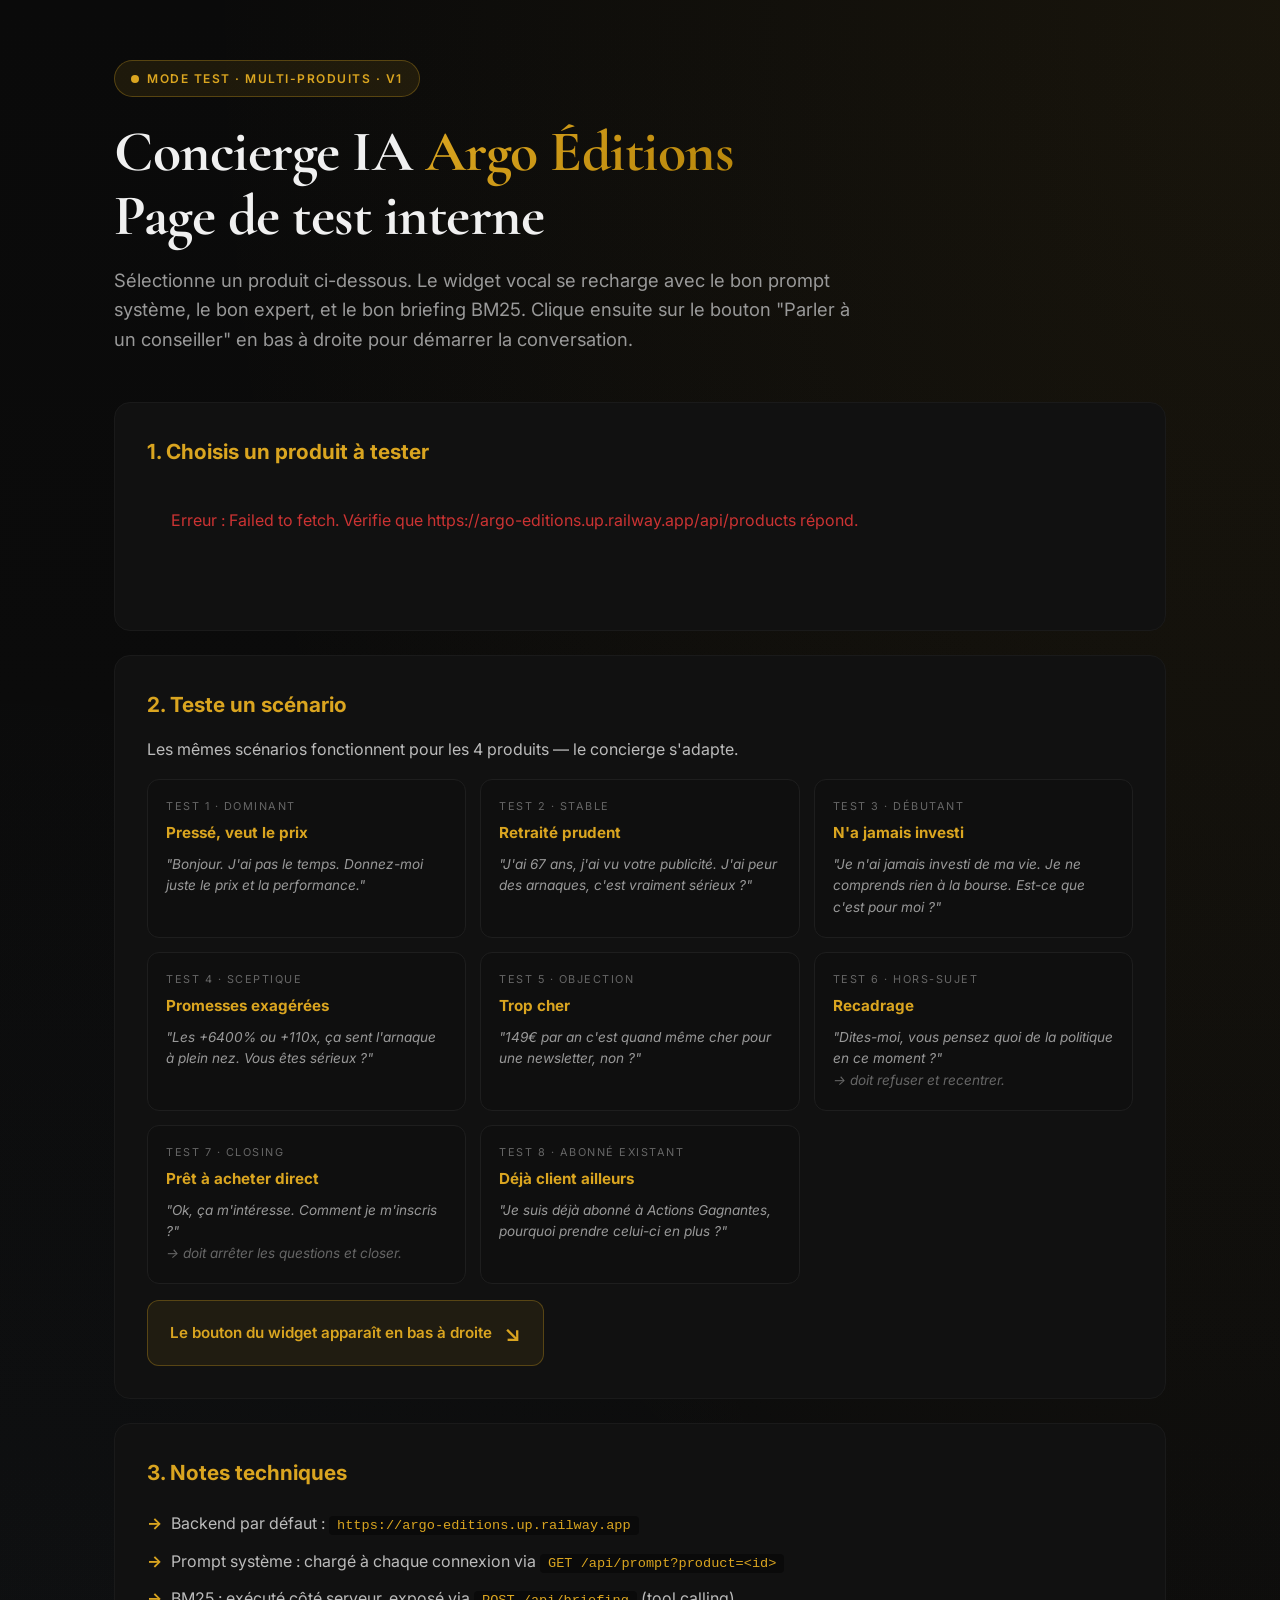
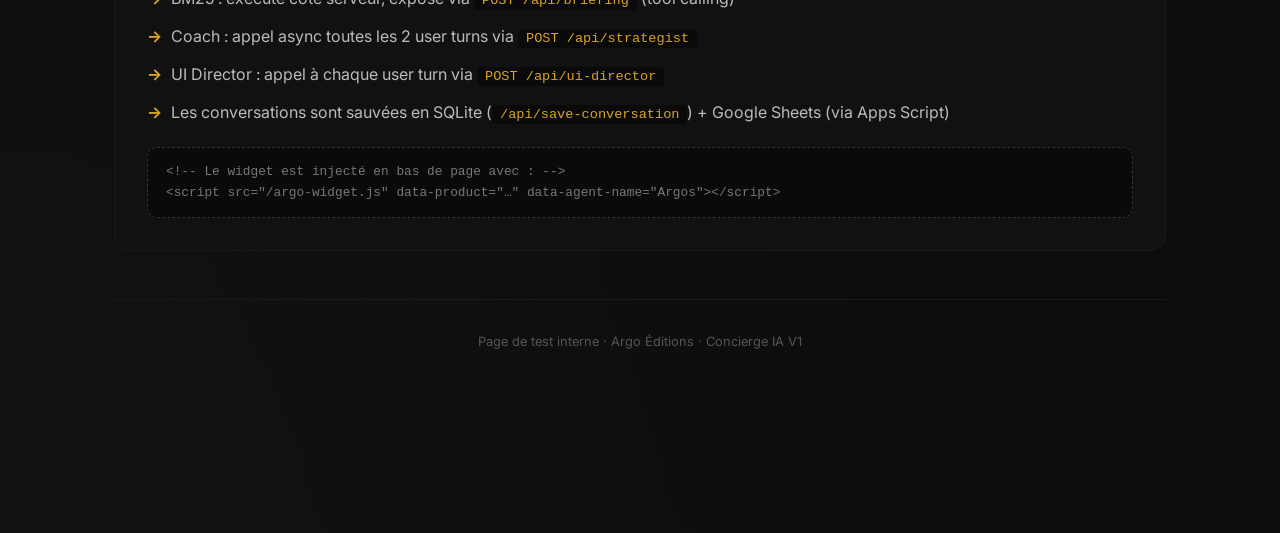
<file: frontend/argo-test/index.html>
<!DOCTYPE html>
<html lang="fr">
<head>
  <meta charset="UTF-8">
  <meta name="viewport" content="width=device-width, initial-scale=1.0">
  <title>Test · Concierge IA Argo Éditions</title>
  <link rel="preconnect" href="https://fonts.googleapis.com">
  <link href="https://fonts.googleapis.com/css2?family=Inter:wght@400;600;700;800&family=Cormorant+Garamond:wght@700&display=swap" rel="stylesheet">
  <style>
    * { margin: 0; padding: 0; box-sizing: border-box; }

    body {
      font-family: 'Inter', -apple-system, sans-serif;
      background:
        radial-gradient(ellipse at top right, rgba(218, 165, 32, 0.07) 0%, transparent 60%),
        radial-gradient(ellipse at bottom left, rgba(100, 150, 200, 0.04) 0%, transparent 50%),
        linear-gradient(180deg, #0a0a0a 0%, #0d0d0d 100%);
      color: #f0f0f0;
      min-height: 100vh;
      line-height: 1.6;
    }

    .container {
      max-width: 1100px;
      margin: 0 auto;
      padding: 60px 24px 180px;
    }

    .badge {
      display: inline-flex;
      align-items: center;
      gap: 8px;
      background: rgba(218, 165, 32, 0.1);
      border: 1px solid rgba(218, 165, 32, 0.3);
      color: #daa520;
      padding: 8px 16px;
      border-radius: 50px;
      font-size: 0.75rem;
      font-weight: 600;
      letter-spacing: 1.5px;
      text-transform: uppercase;
      margin-bottom: 24px;
    }

    .badge::before {
      content: "";
      width: 8px;
      height: 8px;
      background: #daa520;
      border-radius: 50%;
      animation: pulse 2s infinite;
    }

    @keyframes pulse {
      0%, 100% { opacity: 1; }
      50% { opacity: 0.4; }
    }

    h1 {
      font-family: 'Cormorant Garamond', serif;
      font-size: clamp(2.4rem, 5vw, 3.6rem);
      font-weight: 700;
      line-height: 1.1;
      margin-bottom: 18px;
      letter-spacing: -0.5px;
    }

    h1 span {
      background: linear-gradient(135deg, #daa520, #b8860b);
      -webkit-background-clip: text;
      -webkit-text-fill-color: transparent;
      background-clip: text;
    }

    .subtitle {
      font-size: 1.15rem;
      color: #999;
      margin-bottom: 48px;
      max-width: 760px;
    }

    /* ========== Sélecteur de produit ========== */
    .product-selector {
      display: grid;
      grid-template-columns: repeat(auto-fit, minmax(240px, 1fr));
      gap: 16px;
      margin-bottom: 40px;
    }

    .product-card {
      background: #111;
      border: 1px solid #1a1a1a;
      border-radius: 14px;
      padding: 22px;
      cursor: pointer;
      transition: border-color .25s, transform .15s, background .25s;
      position: relative;
    }

    .product-card:hover {
      border-color: rgba(218, 165, 32, 0.4);
      transform: translateY(-2px);
    }

    .product-card.selected {
      border-color: rgba(218, 165, 32, 0.7);
      background: linear-gradient(180deg, rgba(218, 165, 32, 0.06), #111);
    }

    .product-card .slug {
      font-size: 0.68rem;
      color: #666;
      text-transform: uppercase;
      letter-spacing: 1.5px;
      margin-bottom: 10px;
    }

    .product-card h3 {
      font-family: 'Cormorant Garamond', serif;
      font-size: 1.35rem;
      color: #daa520;
      margin-bottom: 8px;
    }

    .product-card .expert {
      font-size: 0.85rem;
      color: #bbb;
      margin-bottom: 12px;
    }

    .product-card .offers {
      font-size: 0.8rem;
      color: #888;
    }

    .product-card .offers strong { color: #ddd; }

    .selected-banner {
      display: none;
      background: rgba(218, 165, 32, 0.08);
      border: 1px solid rgba(218, 165, 32, 0.3);
      border-radius: 12px;
      padding: 20px 24px;
      margin-bottom: 32px;
      gap: 18px;
      align-items: center;
    }

    .selected-banner.active { display: flex; }

    .selected-banner .info { flex: 1; }
    .selected-banner h4 {
      color: #daa520;
      font-size: 1rem;
      margin-bottom: 4px;
    }
    .selected-banner p {
      color: #bbb;
      font-size: 0.9rem;
      margin: 0;
    }

    /* ========== Cartes ========== */
    .card {
      background: #111;
      border: 1px solid #1a1a1a;
      border-radius: 16px;
      padding: 32px;
      margin-bottom: 24px;
    }

    .card h2 {
      font-size: 1.3rem;
      font-weight: 700;
      color: #daa520;
      margin-bottom: 16px;
      font-family: 'Inter', sans-serif;
    }

    .card p {
      color: #bbb;
      margin-bottom: 12px;
    }
    .card p:last-child { margin-bottom: 0; }

    .card ul { list-style: none; padding: 0; margin-top: 8px; }
    .card li {
      color: #bbb;
      padding: 6px 0;
      padding-left: 24px;
      position: relative;
    }
    .card li::before {
      content: "→";
      position: absolute;
      left: 0;
      color: #daa520;
      font-weight: 700;
    }

    .code {
      font-family: 'Courier New', monospace;
      background: #0a0a0a;
      color: #daa520;
      padding: 2px 8px;
      border-radius: 4px;
      font-size: 0.85rem;
    }

    /* ========== Scénarios ========== */
    .scenarios {
      display: grid;
      grid-template-columns: repeat(auto-fit, minmax(280px, 1fr));
      gap: 14px;
      margin-top: 16px;
    }
    .scenario {
      background: #0f0f0f;
      border: 1px solid #1e1e1e;
      border-radius: 12px;
      padding: 18px;
      transition: border-color .25s;
    }
    .scenario:hover { border-color: rgba(218, 165, 32, 0.35); }
    .scenario-label {
      font-size: 0.68rem;
      color: #666;
      text-transform: uppercase;
      letter-spacing: 1.5px;
      margin-bottom: 6px;
    }
    .scenario h4 {
      font-size: 0.95rem;
      color: #daa520;
      margin-bottom: 8px;
    }
    .scenario p {
      font-size: 0.85rem;
      color: #999;
      font-style: italic;
      margin: 0;
    }

    /* ========== Footer ========== */
    footer {
      margin-top: 48px;
      padding-top: 32px;
      border-top: 1px solid #1a1a1a;
      color: #555;
      font-size: 0.8rem;
      text-align: center;
    }

    .arrow-cta {
      display: inline-flex;
      align-items: center;
      gap: 12px;
      color: #daa520;
      font-weight: 600;
      padding: 14px 22px;
      background: rgba(218, 165, 32, 0.08);
      border: 1px solid rgba(218, 165, 32, 0.3);
      border-radius: 12px;
      margin-top: 16px;
      font-size: 0.95rem;
    }
    .big-arrow {
      font-size: 1.4rem;
      animation: bounce 1.5s infinite;
    }
    @keyframes bounce {
      0%, 100% { transform: translate(0, 0); }
      50%      { transform: translate(6px, 6px); }
    }

    /* Script slot placeholder (dev info) */
    .dev-note {
      background: #0a0a0a;
      border: 1px dashed #333;
      border-radius: 10px;
      padding: 14px 18px;
      font-size: 0.8rem;
      color: #777;
      font-family: 'Courier New', monospace;
      margin-top: 16px;
      overflow-x: auto;
    }
  </style>
</head>
<body>

  <div class="container">
    <div class="badge">Mode test · Multi-produits · V1</div>
    <h1>Concierge IA <span>Argo Éditions</span><br>Page de test interne</h1>
    <p class="subtitle">
      Sélectionne un produit ci-dessous. Le widget vocal se recharge avec le bon prompt système, le bon expert,
      et le bon briefing BM25. Clique ensuite sur le bouton "Parler à un conseiller" en bas à droite pour démarrer la conversation.
    </p>

    <div id="selected-banner" class="selected-banner">
      <div class="info">
        <h4 id="banner-name">—</h4>
        <p id="banner-meta">—</p>
      </div>
    </div>

    <div class="card">
      <h2>1. Choisis un produit à tester</h2>
      <div id="product-selector" class="product-selector">
        <div style="color:#666; padding:24px;">Chargement du catalog…</div>
      </div>
    </div>

    <div class="card">
      <h2>2. Teste un scénario</h2>
      <p style="margin-bottom:14px;">Les mêmes scénarios fonctionnent pour les 4 produits — le concierge s'adapte.</p>
      <div class="scenarios">
        <div class="scenario">
          <div class="scenario-label">Test 1 · Dominant</div>
          <h4>Pressé, veut le prix</h4>
          <p>"Bonjour. J'ai pas le temps. Donnez-moi juste le prix et la performance."</p>
        </div>
        <div class="scenario">
          <div class="scenario-label">Test 2 · Stable</div>
          <h4>Retraité prudent</h4>
          <p>"J'ai 67 ans, j'ai vu votre publicité. J'ai peur des arnaques, c'est vraiment sérieux ?"</p>
        </div>
        <div class="scenario">
          <div class="scenario-label">Test 3 · Débutant</div>
          <h4>N'a jamais investi</h4>
          <p>"Je n'ai jamais investi de ma vie. Je ne comprends rien à la bourse. Est-ce que c'est pour moi ?"</p>
        </div>
        <div class="scenario">
          <div class="scenario-label">Test 4 · Sceptique</div>
          <h4>Promesses exagérées</h4>
          <p>"Les +6400% ou +110x, ça sent l'arnaque à plein nez. Vous êtes sérieux ?"</p>
        </div>
        <div class="scenario">
          <div class="scenario-label">Test 5 · Objection</div>
          <h4>Trop cher</h4>
          <p>"149€ par an c'est quand même cher pour une newsletter, non ?"</p>
        </div>
        <div class="scenario">
          <div class="scenario-label">Test 6 · Hors-sujet</div>
          <h4>Recadrage</h4>
          <p>"Dites-moi, vous pensez quoi de la politique en ce moment ?"<br><em style="color:#666">→ doit refuser et recentrer.</em></p>
        </div>
        <div class="scenario">
          <div class="scenario-label">Test 7 · Closing</div>
          <h4>Prêt à acheter direct</h4>
          <p>"Ok, ça m'intéresse. Comment je m'inscris ?"<br><em style="color:#666">→ doit arrêter les questions et closer.</em></p>
        </div>
        <div class="scenario">
          <div class="scenario-label">Test 8 · Abonné existant</div>
          <h4>Déjà client ailleurs</h4>
          <p>"Je suis déjà abonné à Actions Gagnantes, pourquoi prendre celui-ci en plus ?"</p>
        </div>
      </div>
      <div class="arrow-cta">
        <span>Le bouton du widget apparaît en bas à droite</span>
        <span class="big-arrow">↘</span>
      </div>
    </div>

    <div class="card">
      <h2>3. Notes techniques</h2>
      <ul>
        <li>Backend par défaut : <span class="code" id="backend-url">…</span></li>
        <li>Prompt système : chargé à chaque connexion via <span class="code">GET /api/prompt?product=&lt;id&gt;</span></li>
        <li>BM25 : exécuté côté serveur, exposé via <span class="code">POST /api/briefing</span> (tool calling)</li>
        <li>Coach : appel async toutes les 2 user turns via <span class="code">POST /api/strategist</span></li>
        <li>UI Director : appel à chaque user turn via <span class="code">POST /api/ui-director</span></li>
        <li>Les conversations sont sauvées en SQLite (<span class="code">/api/save-conversation</span>) + Google Sheets (via Apps Script)</li>
      </ul>
      <div class="dev-note" id="dev-note">
&lt;!-- Le widget est injecté en bas de page avec : --&gt;<br>
&lt;script src="/argo-widget.js" data-product="…" data-agent-name="Argos"&gt;&lt;/script&gt;
      </div>
    </div>

    <footer>
      Page de test interne · Argo Éditions · Concierge IA V1
    </footer>
  </div>

  <!-- Le widget est (re)chargé dynamiquement quand on clique un produit -->
  <script>
    (function () {
      const selector = document.getElementById("product-selector");
      const banner = document.getElementById("selected-banner");
      const bannerName = document.getElementById("banner-name");
      const bannerMeta = document.getElementById("banner-meta");
      const devNote = document.getElementById("dev-note");
      const backendUrlEl = document.getElementById("backend-url");

      // Backend : prod par défaut, override via ?backend=http://localhost:8000
      const urlParams = new URLSearchParams(location.search);
      const BACKEND = urlParams.get("backend") || "https://argo-editions.up.railway.app";
      backendUrlEl.textContent = BACKEND;

      // Produit initial : via ?product=... ou argo_actions par défaut
      let currentProduct = urlParams.get("product") || "argo_actions";

      function formatOffers(offers) {
        return Object.entries(offers || {})
          .map(([tier, o]) => {
            const label = o.label || (o.price_eur + "€/" + (o.period || "an"));
            return `<strong>${tier}</strong> ${label}`;
          })
          .join(" · ");
      }

      function renderProducts(products) {
        selector.innerHTML = "";
        products.forEach(p => {
          const card = document.createElement("div");
          card.className = "product-card" + (p.product_id === currentProduct ? " selected" : "");
          card.dataset.productId = p.product_id;
          card.innerHTML = `
            <div class="slug">${p.product_id}</div>
            <h3>${p.name}</h3>
            <div class="expert">Expert : ${p.expert || "—"}</div>
            <div class="offers">${formatOffers(p.offers)}</div>
          `;
          card.addEventListener("click", () => selectProduct(p));
          selector.appendChild(card);
        });

        const initial = products.find(p => p.product_id === currentProduct) || products[0];
        if (initial) selectProduct(initial, false);
      }

      function selectProduct(p, scroll = true) {
        currentProduct = p.product_id;
        // Update URL without reload for shareability
        const url = new URL(location.href);
        url.searchParams.set("product", p.product_id);
        history.replaceState(null, "", url);

        // Update selection UI
        document.querySelectorAll(".product-card").forEach(c => {
          c.classList.toggle("selected", c.dataset.productId === p.product_id);
        });

        banner.classList.add("active");
        bannerName.textContent = `Produit sélectionné : ${p.name}`;
        bannerMeta.textContent = `Expert : ${p.expert || "—"} · Lead magnet : ${p.lead_magnet || "—"} · Tiers : ${Object.keys(p.offers || {}).join(", ")}`;

        // Update dev note
        devNote.innerHTML = `&lt;script src="/argo-widget.js" data-product="${p.product_id}" data-backend-url="${BACKEND}" data-agent-name="Argos"&gt;&lt;/script&gt;`;

        // (Re)inject widget script
        reloadWidget(p.product_id);
      }

      function reloadWidget(productId) {
        // Remove old widget entirely (button + overlay + script)
        document.querySelectorAll("#heritage-widget-btn, #heritage-overlay, #heritage-debug, #argo-widget-loader").forEach(el => el.remove());

        const script = document.createElement("script");
        script.id = "argo-widget-loader";
        script.src = "/argo-widget.js";
        script.dataset.product = productId;
        script.dataset.backendUrl = BACKEND;
        script.dataset.agentName = "Argos";
        document.body.appendChild(script);
      }

      // Fetch catalog
      fetch(BACKEND + "/api/products")
        .then(r => r.json())
        .then(data => {
          const products = (data.products || []).sort((a, b) => a.product_id.localeCompare(b.product_id));
          if (products.length === 0) {
            selector.innerHTML = '<div style="color:#c33; padding:24px;">Aucun produit trouvé. Vérifie que le backend est lancé.</div>';
            return;
          }
          renderProducts(products);
        })
        .catch(err => {
          console.error("Catalog fetch failed:", err);
          selector.innerHTML = `<div style="color:#c33; padding:24px;">Erreur : ${err.message}. Vérifie que ${BACKEND}/api/products répond.</div>`;
        });
    })();
  </script>

</body>
</html>
</file>
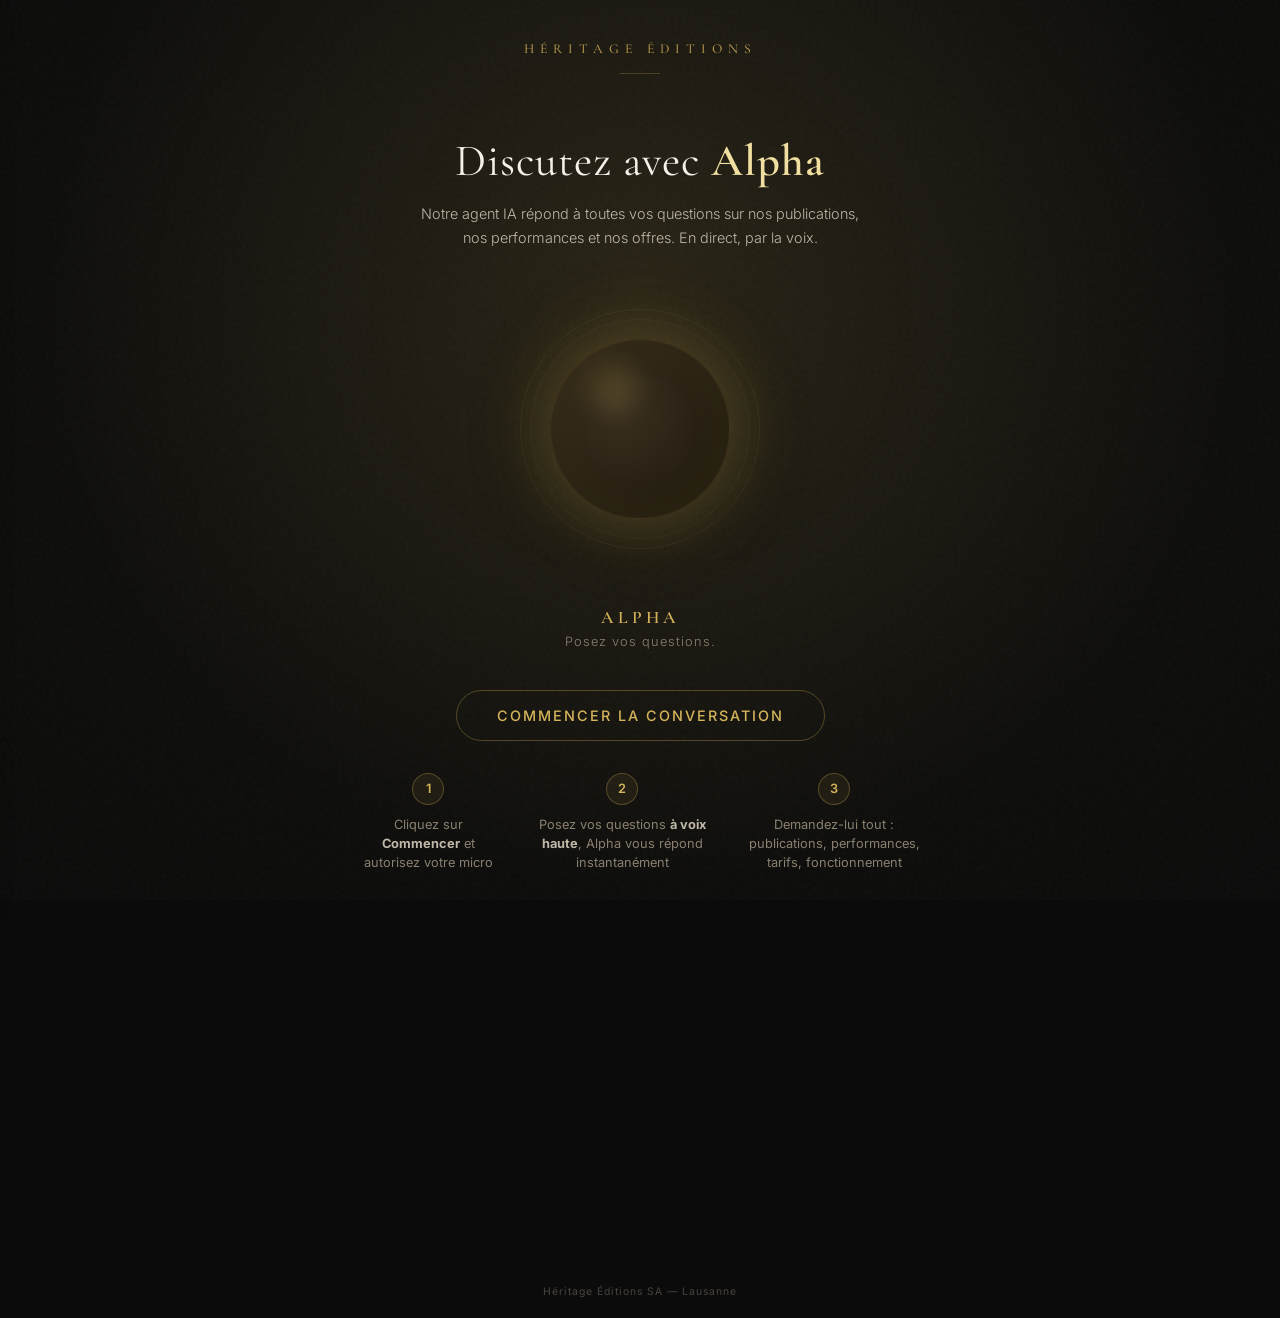
<file: frontend/heritage-page/index.html>
<!DOCTYPE html>
<html lang="fr">
<head>
  <meta charset="UTF-8">
  <meta name="viewport" content="width=device-width, initial-scale=1.0">
  <title>Alpha — Héritage Éditions</title>
  <link rel="preconnect" href="https://fonts.googleapis.com">
  <link rel="preconnect" href="https://fonts.gstatic.com" crossorigin>
  <link href="https://fonts.googleapis.com/css2?family=Cormorant+Garamond:wght@300;400;500;600;700&family=Inter:wght@300;400;500;600&display=swap" rel="stylesheet">
  <style>
    * { margin: 0; padding: 0; box-sizing: border-box; }

    :root {
      --gold: #d4b45a;
      --gold-dim: rgba(212, 180, 90, 0.15);
      --gold-glow: rgba(212, 180, 90, 0.45);
      --gold-bright: #f0dfa0;
      --bg: #0b0b0b;
      --bg-card: #121210;
      --text: #f5f0e8;
      --text-mid: #bfb8a8;
      --text-dim: #8a8070;
      --text-subtle: #4a4540;
      --border: #252015;
      --orb-scale: 1;
      --orb-glow: 0.3;
    }

    html { height: 100%; }

    body {
      font-family: 'Inter', -apple-system, sans-serif;
      background: var(--bg);
      color: var(--text);
      min-height: 100vh;
      display: flex;
      flex-direction: column;
      align-items: center;
      justify-content: center;
      overflow-x: hidden;
      -webkit-font-smoothing: antialiased;
    }

    /* ============ BACKGROUND ============ */
    body::before {
      content: "";
      position: fixed;
      top: 0; left: 0; right: 0; bottom: 0;
      background:
        radial-gradient(ellipse 600px 600px at 50% 32%, rgba(212, 180, 90, 0.12), transparent),
        radial-gradient(ellipse 1200px 800px at 50% 45%, rgba(212, 180, 90, 0.04), transparent);
      pointer-events: none;
      z-index: 0;
    }

    /* subtle grain overlay */
    body::after {
      content: "";
      position: fixed;
      top: 0; left: 0; right: 0; bottom: 0;
      opacity: 0.03;
      background-image: url("data:image/svg+xml,%3Csvg viewBox='0 0 256 256' xmlns='http://www.w3.org/2000/svg'%3E%3Cfilter id='noise'%3E%3CfeTurbulence type='fractalNoise' baseFrequency='0.9' numOctaves='4' stitchTiles='stitch'/%3E%3C/filter%3E%3Crect width='100%25' height='100%25' filter='url(%23noise)'/%3E%3C/svg%3E");
      pointer-events: none;
      z-index: 0;
    }

    .page {
      position: relative; z-index: 1; text-align: center;
      padding: 40px 24px; width: 100%; max-width: 640px;
      transition: transform 0.5s cubic-bezier(0.23, 1, 0.32, 1);
    }
    body.dossier-open .page {
      transform: translateX(100px);
    }

    /* ============ HEADER ============ */
    .brand {
      font-family: 'Cormorant Garamond', serif;
      font-size: 0.85rem;
      font-weight: 500;
      letter-spacing: 6px;
      text-transform: uppercase;
      color: var(--gold);
      margin-bottom: 60px;
      opacity: 0.8;
    }

    .brand::after {
      content: "";
      display: block;
      width: 40px;
      height: 1px;
      background: var(--gold);
      opacity: 0.3;
      margin: 16px auto 0;
    }

    /* ============ HEADLINE ============ */
    .headline {
      font-family: 'Cormorant Garamond', serif;
      font-size: clamp(1.8rem, 4vw, 2.8rem);
      font-weight: 400;
      color: var(--text);
      margin-bottom: 14px;
      letter-spacing: 1px;
    }
    .headline span {
      color: var(--gold-bright);
      font-weight: 600;
    }

    .intro {
      font-size: 0.9rem;
      color: var(--text-mid);
      line-height: 1.7;
      margin-bottom: 48px;
      font-weight: 300;
    }

    /* ============ HOW IT WORKS ============ */
    .how-it-works {
      display: flex;
      justify-content: center;
      gap: 32px;
      margin-bottom: 40px;
      padding: 0 12px;
    }

    .step {
      display: flex;
      flex-direction: column;
      align-items: center;
      gap: 10px;
      max-width: 180px;
    }

    .step-num {
      width: 32px;
      height: 32px;
      border-radius: 50%;
      border: 1px solid rgba(212, 180, 90, 0.3);
      background: rgba(212, 180, 90, 0.08);
      color: var(--gold);
      display: flex;
      align-items: center;
      justify-content: center;
      font-size: 0.8rem;
      font-weight: 600;
    }

    .step-text {
      font-size: 0.8rem;
      color: var(--text-dim);
      line-height: 1.5;
      text-align: center;
    }
    .step-text strong {
      color: var(--text-mid);
    }

    /* Hide instructions during call */
    .how-it-works.hidden { display: none; }
    .headline.hidden, .intro.hidden { display: none; }

    /* ============ ORB ============ */
    .orb-container {
      position: relative;
      width: 260px;
      height: 260px;
      margin: 0 auto 48px;
      display: flex;
      align-items: center;
      justify-content: center;
    }

    /* Ambient glow behind orb */
    .orb-glow {
      position: absolute;
      width: 300px;
      height: 300px;
      border-radius: 50%;
      background: radial-gradient(circle, var(--gold-glow), transparent 70%);
      opacity: var(--orb-glow);
      transition: opacity 0.15s ease;
      filter: blur(40px);
    }

    /* Outer rings */
    .orb-ring {
      position: absolute;
      border-radius: 50%;
      border: 1px solid rgba(201, 168, 76, 0.08);
      transition: all 0.3s ease;
    }
    .orb-ring-1 { width: 240px; height: 240px; }
    .orb-ring-2 { width: 220px; height: 220px; border-color: rgba(201, 168, 76, 0.05); }

    /* Main orb */
    .orb {
      width: 180px;
      height: 180px;
      border-radius: 50%;
      background: radial-gradient(circle at 38% 38%, #3a3020, #181408);
      border: 1.5px solid rgba(212, 180, 90, 0.4);
      position: relative;
      z-index: 2;
      transform: scale(var(--orb-scale));
      transition: transform 0.08s ease-out, border-color 0.3s, box-shadow 0.15s;
      box-shadow:
        0 0 60px rgba(212, 180, 90, calc(var(--orb-glow) * 0.6)),
        0 0 120px rgba(212, 180, 90, calc(var(--orb-glow) * 0.2)),
        inset 0 0 40px rgba(212, 180, 90, 0.08);
    }

    /* Inner shimmer */
    .orb::before {
      content: "";
      position: absolute;
      top: 12%;
      left: 18%;
      width: 35%;
      height: 30%;
      border-radius: 50%;
      background: radial-gradient(circle, rgba(212, 180, 90, 0.2), transparent);
      filter: blur(10px);
    }

    /* ============ ORB STATES ============ */
    /* Idle / before call */
    .orb-container.idle .orb {
      animation: orb-idle 4s ease-in-out infinite;
      border-color: rgba(201, 168, 76, 0.15);
    }
    @keyframes orb-idle {
      0%, 100% { transform: scale(1); }
      50% { transform: scale(1.02); }
    }

    /* Connecting */
    .orb-container.connecting .orb {
      animation: orb-connecting 1.5s ease-in-out infinite;
      border-color: rgba(201, 168, 76, 0.4);
    }
    .orb-container.connecting .orb-ring { border-color: rgba(201, 168, 76, 0.15); }
    @keyframes orb-connecting {
      0%, 100% { transform: scale(1); opacity: 0.6; }
      50% { transform: scale(1.05); opacity: 1; }
    }

    /* Listening (user speaks) — audio reactive via JS */
    .orb-container.listening .orb {
      border-color: rgba(201, 168, 76, 0.3);
    }
    .orb-container.listening .orb-ring-1 { border-color: rgba(201, 168, 76, 0.12); }

    /* Speaking (Alpha speaks) — audio reactive via JS */
    .orb-container.speaking .orb {
      border-color: var(--gold);
    }
    .orb-container.speaking .orb-ring-1 {
      border-color: rgba(201, 168, 76, 0.2);
      animation: ring-pulse 1.5s ease-out infinite;
    }
    .orb-container.speaking .orb-ring-2 {
      border-color: rgba(201, 168, 76, 0.1);
      animation: ring-pulse 1.5s ease-out 0.5s infinite;
    }
    @keyframes ring-pulse {
      0% { transform: scale(1); opacity: 1; }
      100% { transform: scale(1.15); opacity: 0; }
    }

    /* ============ STATUS ============ */
    .agent-name {
      font-family: 'Cormorant Garamond', serif;
      font-size: 1.1rem;
      font-weight: 600;
      color: var(--gold);
      letter-spacing: 4px;
      text-transform: uppercase;
      margin-bottom: 6px;
    }

    .status {
      font-size: 0.8rem;
      color: var(--text-dim);
      letter-spacing: 1px;
      min-height: 20px;
      margin-bottom: 36px;
      font-weight: 300;
    }

    /* ============ START BUTTON ============ */
    .start-btn {
      display: inline-flex;
      align-items: center;
      gap: 10px;
      background: transparent;
      border: 1px solid rgba(201, 168, 76, 0.35);
      color: var(--gold);
      padding: 16px 40px;
      border-radius: 50px;
      font-size: 0.9rem;
      font-weight: 500;
      font-family: 'Inter', sans-serif;
      letter-spacing: 2px;
      text-transform: uppercase;
      cursor: pointer;
      transition: all 0.4s ease;
      margin-bottom: 32px;
    }

    .start-btn:hover {
      background: var(--gold-dim);
      border-color: var(--gold);
      box-shadow: 0 0 30px rgba(201, 168, 76, 0.15);
      transform: translateY(-2px);
    }

    .start-btn.hidden { display: none; }

    /* ============ TRANSCRIPT ============ */
    .transcript {
      min-height: 120px;
      max-height: 280px;
      overflow-y: auto;
      padding: 0 20px;
      margin-bottom: 32px;
      scrollbar-width: none;
    }
    .transcript::-webkit-scrollbar { display: none; }

    .transcript-line {
      font-size: 0.95rem;
      line-height: 1.7;
      margin-bottom: 16px;
      animation: line-appear 0.5s ease-out;
    }

    .transcript-line .speaker {
      font-size: 0.65rem;
      text-transform: uppercase;
      letter-spacing: 2px;
      display: block;
      margin-bottom: 2px;
    }

    .transcript-line.user .speaker { color: var(--text-dim); }
    .transcript-line.user .words {
      color: var(--text);
      opacity: 0.7;
      font-weight: 300;
    }

    .transcript-line.alpha .speaker { color: var(--gold); }
    .transcript-line.alpha .words {
      color: var(--gold-bright);
      font-weight: 400;
    }

    @keyframes line-appear {
      from { opacity: 0; transform: translateY(12px); }
      to { opacity: 1; transform: translateY(0); }
    }

    /* ============ HANGUP ============ */
    .hangup-btn {
      display: none;
      align-items: center;
      gap: 8px;
      background: transparent;
      border: 1px solid rgba(180, 60, 50, 0.4);
      color: #c75050;
      padding: 12px 32px;
      border-radius: 50px;
      font-size: 0.8rem;
      font-weight: 500;
      font-family: 'Inter', sans-serif;
      letter-spacing: 2px;
      text-transform: uppercase;
      cursor: pointer;
      transition: all 0.3s;
      margin-bottom: 32px;
    }
    .hangup-btn:hover {
      background: rgba(180, 60, 50, 0.12);
      border-color: #c75050;
    }
    .hangup-btn.visible { display: inline-flex; }

    .hangup-icon {
      display: inline-block;
      transform: rotate(135deg);
      font-size: 1rem;
    }

    /* ============ PRODUCT CARD ============ */
    .product-card {
      max-width: 420px;
      margin: 0 auto;
      padding: 24px 28px;
      background: var(--bg-card);
      border: 1px solid var(--border);
      border-radius: 16px;
      text-align: left;
      transform: translateY(20px);
      opacity: 0;
      transition: all 0.5s ease;
      pointer-events: none;
    }

    .product-card.visible {
      transform: translateY(0);
      opacity: 1;
      pointer-events: auto;
    }

    .product-card h4 {
      font-family: 'Cormorant Garamond', serif;
      font-size: 1.2rem;
      font-weight: 600;
      color: var(--gold);
      margin-bottom: 6px;
    }

    .product-card p {
      font-size: 0.82rem;
      color: var(--text-dim);
      line-height: 1.5;
      margin-bottom: 12px;
    }

    .product-card .product-cta {
      display: inline-flex;
      align-items: center;
      gap: 8px;
      color: var(--gold);
      font-size: 0.8rem;
      font-weight: 600;
      letter-spacing: 1px;
      text-decoration: none;
      text-transform: uppercase;
      transition: gap 0.3s;
    }
    .product-card .product-cta:hover { gap: 14px; }
    .product-card .product-price {
      font-family: 'Cormorant Garamond', serif;
      font-size: 1.1rem;
      font-weight: 700;
      color: var(--gold-bright);
    }

    /* ============ CLOSING CTA ============ */
    .closing-cta {
      max-width: 420px;
      margin: 16px auto 0;
      padding: 18px 28px;
      background: linear-gradient(135deg, rgba(201, 168, 76, 0.08), rgba(201, 168, 76, 0.03));
      border: 1px solid rgba(201, 168, 76, 0.2);
      border-radius: 14px;
      display: flex;
      align-items: center;
      justify-content: space-between;
      gap: 16px;
      transform: translateY(20px);
      opacity: 0;
      transition: all 0.5s ease;
      pointer-events: none;
    }
    .closing-cta.visible {
      transform: translateY(0);
      opacity: 1;
      pointer-events: auto;
    }
    .closing-cta span {
      font-size: 0.82rem;
      color: var(--text-dim);
    }
    .closing-cta a {
      background: var(--gold);
      color: #0a0a0a;
      padding: 10px 20px;
      border-radius: 8px;
      font-size: 0.82rem;
      font-weight: 700;
      text-decoration: none;
      white-space: nowrap;
      transition: all 0.3s;
    }
    .closing-cta a:hover {
      box-shadow: 0 4px 20px rgba(201, 168, 76, 0.3);
      transform: translateY(-1px);
    }

    /* ============ SMART CARDS ============ */
    .smart-card-area {
      position: fixed;
      right: 24px;
      top: 50%;
      transform: translateY(-50%);
      width: 340px;
      z-index: 50;
      pointer-events: none;
    }

    .smart-card {
      background: rgba(12, 12, 10, 0.92);
      backdrop-filter: blur(20px);
      border: 1px solid rgba(212, 180, 90, 0.2);
      border-radius: 16px;
      padding: 24px;
      margin-bottom: 16px;
      opacity: 0;
      transform: translateX(40px);
      transition: all 0.6s cubic-bezier(0.23, 1, 0.32, 1);
      pointer-events: auto;
      box-shadow: 0 8px 40px rgba(0, 0, 0, 0.5);
    }

    .smart-card.visible {
      opacity: 1;
      transform: translateX(0);
    }

    .smart-card .sc-icon {
      font-size: 1.2rem;
      margin-bottom: 10px;
    }

    .smart-card .sc-label {
      font-size: 0.65rem;
      text-transform: uppercase;
      letter-spacing: 2px;
      color: var(--gold);
      margin-bottom: 12px;
      font-weight: 600;
    }

    /* Proof Point card — big number */
    .smart-card.proof .sc-number {
      font-family: 'Cormorant Garamond', serif;
      font-size: 3rem;
      font-weight: 700;
      color: var(--gold-bright);
      line-height: 1;
      margin-bottom: 6px;
    }
    .smart-card.proof .sc-desc {
      font-size: 0.82rem;
      color: var(--text-dim);
      line-height: 1.4;
    }
    .smart-card.proof .sc-source {
      font-size: 0.72rem;
      color: var(--text-subtle);
      margin-top: 8px;
      padding-top: 8px;
      border-top: 1px solid rgba(212, 180, 90, 0.1);
    }

    /* Story Card — testimonial */
    .smart-card.story .sc-quote {
      font-family: 'Cormorant Garamond', serif;
      font-size: 1.05rem;
      font-style: italic;
      color: var(--text);
      line-height: 1.5;
      margin-bottom: 12px;
    }
    .smart-card.story .sc-author {
      font-size: 0.8rem;
      color: var(--gold);
      font-weight: 600;
    }
    .smart-card.story .sc-author-info {
      font-size: 0.72rem;
      color: var(--text-dim);
    }
    .smart-card.story .sc-stars {
      color: var(--gold);
      font-size: 0.85rem;
      margin-top: 8px;
    }

    /* Comparison card — table */
    .smart-card.comparison .sc-table {
      width: 100%;
      border-collapse: collapse;
    }
    .smart-card.comparison .sc-table th {
      font-size: 0.72rem;
      text-transform: uppercase;
      letter-spacing: 1px;
      color: var(--gold);
      padding: 8px 4px;
      text-align: left;
      border-bottom: 1px solid rgba(212, 180, 90, 0.15);
    }
    .smart-card.comparison .sc-table td {
      font-size: 0.82rem;
      color: var(--text);
      padding: 8px 4px;
      border-bottom: 1px solid rgba(255, 255, 255, 0.03);
    }
    .smart-card.comparison .sc-table td:first-child {
      color: var(--text-dim);
      font-size: 0.75rem;
    }
    .smart-card.comparison .sc-table .highlight {
      color: var(--gold-bright);
      font-weight: 600;
    }

    /* Guarantee shield card */
    .smart-card.guarantee {
      text-align: center;
      border-color: rgba(212, 180, 90, 0.35);
    }
    .smart-card.guarantee .sc-shield {
      font-size: 2.5rem;
      margin-bottom: 8px;
    }
    .smart-card.guarantee .sc-title {
      font-family: 'Cormorant Garamond', serif;
      font-size: 1.4rem;
      font-weight: 700;
      color: var(--gold-bright);
      margin-bottom: 4px;
    }
    .smart-card.guarantee .sc-subtitle {
      font-size: 0.9rem;
      color: var(--text);
      margin-bottom: 12px;
    }
    .smart-card.guarantee .sc-detail {
      font-size: 0.78rem;
      color: var(--text-dim);
      line-height: 1.5;
    }

    /* Product card */
    .smart-card.product .sc-product-name {
      font-family: 'Cormorant Garamond', serif;
      font-size: 1.3rem;
      font-weight: 600;
      color: var(--gold-bright);
      margin-bottom: 8px;
    }
    .smart-card.product .sc-product-desc {
      font-size: 0.82rem;
      color: var(--text-dim);
      line-height: 1.5;
      margin-bottom: 12px;
    }
    .smart-card.product .sc-product-price {
      font-family: 'Cormorant Garamond', serif;
      font-size: 1.6rem;
      font-weight: 700;
      color: var(--gold-bright);
      margin-bottom: 4px;
    }
    .smart-card.product .sc-product-original {
      font-size: 0.75rem;
      color: var(--text-subtle);
      text-decoration: line-through;
    }
    .smart-card.product .sc-product-cta {
      display: inline-block;
      margin-top: 14px;
      padding: 10px 20px;
      background: var(--gold);
      color: #0a0a0a;
      border-radius: 8px;
      font-size: 0.82rem;
      font-weight: 700;
      text-decoration: none;
      transition: all 0.3s;
    }
    .smart-card.product .sc-product-cta:hover {
      box-shadow: 0 4px 20px rgba(212, 180, 90, 0.3);
    }

    @media (max-width: 900px) {
      .smart-card-area {
        position: relative;
        right: auto;
        top: auto;
        transform: none;
        width: 100%;
        max-width: 420px;
        margin: 20px auto;
      }
    }

    /* ============ DOSSIER PANEL ============ */
    .dossier-panel {
      position: fixed;
      left: 0;
      top: 0;
      bottom: 0;
      transform: translateX(-110%);
      width: 380px;
      background: rgba(12, 12, 10, 0.95);
      backdrop-filter: blur(20px);
      border: 1px solid rgba(212, 180, 90, 0.15);
      border-radius: 0 16px 16px 0;
      z-index: 50;
      overflow: hidden;
      transition: transform 0.5s cubic-bezier(0.23, 1, 0.32, 1);
      box-shadow: 4px 0 40px rgba(0, 0, 0, 0.6);
      display: flex;
      flex-direction: column;
    }

    .dossier-panel.open {
      transform: translateX(0);
    }

    .dossier-header {
      padding: 18px 20px 14px;
      border-bottom: 1px solid rgba(212, 180, 90, 0.1);
      display: flex;
      align-items: center;
      justify-content: space-between;
    }

    .dossier-title {
      font-family: 'Cormorant Garamond', serif;
      font-size: 0.9rem;
      font-weight: 600;
      color: var(--gold);
      letter-spacing: 2px;
      text-transform: uppercase;
      display: flex;
      align-items: center;
      gap: 8px;
    }

    .dossier-writing {
      font-size: 0.65rem;
      color: var(--text-subtle);
      font-style: italic;
      opacity: 0;
      transition: opacity 0.3s;
    }
    .dossier-writing.active {
      opacity: 1;
      animation: writing-pulse 1.5s ease-in-out infinite;
    }
    @keyframes writing-pulse {
      0%, 100% { opacity: 0.5; }
      50% { opacity: 1; }
    }

    .dossier-body {
      padding: 20px 24px;
      overflow-y: auto;
      flex: 1;
      scrollbar-width: none;
    }
    .dossier-body::-webkit-scrollbar { display: none; }

    .dossier-section {
      margin-bottom: 18px;
    }

    .dossier-section-label {
      font-size: 0.6rem;
      text-transform: uppercase;
      letter-spacing: 2px;
      color: var(--gold);
      margin-bottom: 8px;
      font-weight: 600;
      display: flex;
      align-items: center;
      gap: 6px;
    }

    .dossier-item {
      font-size: 0.82rem;
      color: var(--text);
      line-height: 1.5;
      padding: 6px 0 6px 16px;
      border-left: 2px solid rgba(212, 180, 90, 0.15);
      margin-bottom: 4px;
      opacity: 0;
      transform: translateX(-10px);
      animation: dossier-item-in 0.4s ease-out forwards;
    }

    @keyframes dossier-item-in {
      to { opacity: 1; transform: translateX(0); }
    }

    /* Typewriter effect for newly written items */
    .dossier-item.typing {
      overflow: hidden;
      white-space: nowrap;
      border-right: 2px solid var(--gold);
      animation: dossier-item-in 0.3s ease-out forwards, typing-cursor 0.6s step-end infinite;
      width: 0;
    }
    .dossier-item.typing.done {
      width: 100%;
      white-space: normal;
      border-right: none;
      animation: dossier-item-in 0.3s ease-out forwards;
    }
    @keyframes typing-cursor {
      0%, 100% { border-color: var(--gold); }
      50% { border-color: transparent; }
    }

    /* Pen cursor next to title when writing */
    .dossier-pen {
      display: inline-block;
      font-size: 0.85rem;
      animation: pen-write 0.5s ease-in-out infinite alternate;
    }
    @keyframes pen-write {
      from { transform: rotate(-5deg) translateY(0); }
      to { transform: rotate(5deg) translateY(-2px); }
    }

    .dossier-item.highlight {
      border-left-color: var(--gold);
      color: var(--gold-bright);
      font-weight: 500;
    }

    .dossier-profil-badge {
      display: inline-flex;
      align-items: center;
      gap: 6px;
      padding: 6px 12px;
      background: var(--gold-dim);
      border: 1px solid rgba(212, 180, 90, 0.2);
      border-radius: 8px;
      font-size: 0.8rem;
      color: var(--gold-bright);
      font-weight: 500;
    }

    .dossier-empty {
      font-size: 0.78rem;
      color: var(--text-subtle);
      font-style: italic;
      padding: 20px 0;
      text-align: center;
    }

    .dossier-separator {
      height: 1px;
      background: rgba(212, 180, 90, 0.08);
      margin: 12px 0;
    }

    @media (max-width: 900px) {
      .dossier-panel {
        width: 300px;
      }
      body.dossier-open .page {
        transform: translateX(60px);
      }
    }
    @media (max-width: 600px) {
      .dossier-panel { display: none; }
      body.dossier-open .page { transform: none; }
    }

    /* ============ FOOTER ============ */
    .footer {
      text-align: center;
      font-size: 0.65rem;
      color: var(--text-subtle);
      letter-spacing: 1px;
      padding: 40px 0 20px;
      position: relative;
      z-index: 1;
    }

    /* ============ RESPONSIVE ============ */
    @media (max-width: 600px) {
      .orb-container { width: 200px; height: 200px; margin-bottom: 36px; }
      .orb { width: 140px; height: 140px; }
      .orb-ring-1 { width: 180px; height: 180px; }
      .orb-ring-2 { width: 170px; height: 170px; }
      .orb-glow { width: 220px; height: 220px; }
      .brand { font-size: 0.75rem; margin-bottom: 40px; }
      .transcript { max-height: 200px; }
    }

    @media (max-height: 700px) {
      .brand { margin-bottom: 30px; }
      .orb-container { margin-bottom: 24px; }
    }
  </style>
</head>
<body>

  <div class="page">
    <div class="brand">Héritage Éditions</div>

    <h1 class="headline">Discutez avec <span>Alpha</span></h1>
    <p class="intro">Notre agent IA répond à toutes vos questions sur nos publications,<br>nos performances et nos offres. En direct, par la voix.</p>

    <div class="orb-container idle" id="orb-container">
      <div class="orb-glow"></div>
      <div class="orb-ring orb-ring-1"></div>
      <div class="orb-ring orb-ring-2"></div>
      <div class="orb" id="orb"></div>
    </div>

    <div class="agent-name">Alpha</div>
    <div class="status" id="status">Posez vos questions.</div>

    <button class="start-btn" id="start-btn" onclick="startCall()">Commencer la conversation</button>
    <button class="hangup-btn" id="hangup-btn" onclick="endCall()"><span class="hangup-icon">📞</span> Raccrocher</button>

    <div class="how-it-works" id="how-it-works">
      <div class="step">
        <div class="step-num">1</div>
        <div class="step-text">Cliquez sur <strong>Commencer</strong> et autorisez votre micro</div>
      </div>
      <div class="step">
        <div class="step-num">2</div>
        <div class="step-text">Posez vos questions <strong>à voix haute</strong>, Alpha vous répond instantanément</div>
      </div>
      <div class="step">
        <div class="step-num">3</div>
        <div class="step-text">Demandez-lui tout : publications, performances, tarifs, fonctionnement</div>
      </div>
    </div>

    <div class="transcript" id="transcript"></div>

    <div class="product-card" id="product-card"></div>
    <div class="closing-cta" id="closing-cta">
      <span>Alpha vous recommande cette publication</span>
      <a href="https://editions-heritage.com" target="_blank" rel="noopener">Découvrir</a>
    </div>
  </div>

  <!-- Dossier Panel (slides in from left, like a notepad) -->
  <div class="dossier-panel" id="dossier-panel">
    <div class="dossier-header">
      <div class="dossier-title">📋 Votre dossier</div>
      <div class="dossier-writing" id="dossier-writing">Alpha note...</div>
    </div>
    <div class="dossier-body" id="dossier-body">
      <div class="dossier-empty">En attente de la conversation...</div>
    </div>
  </div>

  <!-- Smart Cards Area (slides in from right) -->
  <div class="smart-card-area" id="smart-card-area"></div>

  <div class="footer">Héritage Éditions SA — Lausanne</div>

  <script>
  (function () {
    "use strict";

    // ============ CONFIG ============
    const BACKEND_URL = "https://argo-editions.up.railway.app";
    const TOKEN_ENDPOINT = BACKEND_URL + "/api/token";
    const STRATEGIST_ENDPOINT = BACKEND_URL + "/api/strategist";
    const SAVE_ENDPOINT = "https://script.google.com/macros/s/AKfycbzC4jn42VlayMY44L6Ru3QqzJhQOI2VQW7AxE1PfhCkll8exJNSyu9l-u8_Tjj08w/exec";
    const MODEL = "gemini-3.1-flash-live-preview";
    const VOICE = "Puck";

    // ============ SYSTEM INSTRUCTION (loaded from heritage-widget.js via shared backend) ============
    // For the standalone page, we use a compact version of the prompt.
    // The full v1.1 prompt is in heritage-widget.js for the embeddable widget.
    let SYSTEM_INSTRUCTION = "";

    // ============ DOM ============
    const $orbContainer = document.getElementById("orb-container");
    const $orb = document.getElementById("orb");
    const $status = document.getElementById("status");
    const $startBtn = document.getElementById("start-btn");
    const $hangupBtn = document.getElementById("hangup-btn");
    const $transcript = document.getElementById("transcript");
    const $productCard = document.getElementById("product-card");
    const $closingCta = document.getElementById("closing-cta");

    // ============ STATE ============
    const state = {
      ws: null,
      audioStreamer: null,
      audioPlayer: null,
      isConnected: false,
      conversationLog: [],
      conversationStartedAt: null,
      sessionId: null,
      pendingUserText: "",
      pendingBotText: "",
      userTurnCount: 0,
      coachDirective: null,
      coachInFlight: false,
      currentUserLine: null,
      currentAlphaLine: null,
      orbAnimFrame: null,
      micVolume: 0,
      speakerVolume: 0,
    };

    // ============ ORB AUDIO REACTIVITY ============
    function startOrbAnimation() {
      function tick() {
        const vol = state.isConnected
          ? ($orbContainer.classList.contains("speaking") ? state.speakerVolume : state.micVolume)
          : 0;

        // Scale: 1.0 at silence, up to 1.25 at max volume
        const scale = 1 + vol * 0.25;
        // Glow: 0.15 at silence, up to 0.7 at max volume
        const glow = 0.15 + vol * 0.55;

        document.documentElement.style.setProperty("--orb-scale", scale.toFixed(3));
        document.documentElement.style.setProperty("--orb-glow", glow.toFixed(3));

        state.orbAnimFrame = requestAnimationFrame(tick);
      }
      tick();
    }

    function stopOrbAnimation() {
      if (state.orbAnimFrame) cancelAnimationFrame(state.orbAnimFrame);
      document.documentElement.style.setProperty("--orb-scale", "1");
      document.documentElement.style.setProperty("--orb-glow", "0.15");
    }

    // ============ AUDIO STREAMER ============
    class AudioStreamer {
      constructor(onData) {
        this.onData = onData;
        this.ctx = null; this.stream = null;
        this.source = null; this.proc = null;
        this.active = false;
      }
      async start() {
        this.stream = await navigator.mediaDevices.getUserMedia({
          audio: { sampleRate: 16000, channelCount: 1, echoCancellation: true, noiseSuppression: true, autoGainControl: true },
        });
        this.ctx = new AudioContext({ sampleRate: 16000 });
        this.source = this.ctx.createMediaStreamSource(this.stream);
        this.proc = this.ctx.createScriptProcessor(4096, 1, 1);
        this.proc.onaudioprocess = (e) => {
          if (!this.active) return;
          const f32 = e.inputBuffer.getChannelData(0);
          // Calculate RMS volume for orb reactivity
          let sum = 0;
          for (let i = 0; i < f32.length; i++) sum += f32[i] * f32[i];
          state.micVolume = Math.min(1, Math.sqrt(sum / f32.length) * 8);
          // Convert to PCM16 base64
          const i16 = new Int16Array(f32.length);
          for (let i = 0; i < f32.length; i++) {
            const s = Math.max(-1, Math.min(1, f32[i]));
            i16[i] = s < 0 ? s * 0x8000 : s * 0x7fff;
          }
          const bytes = new Uint8Array(i16.buffer);
          let bin = "";
          for (let i = 0; i < bytes.length; i++) bin += String.fromCharCode(bytes[i]);
          this.onData(btoa(bin));
        };
        this.source.connect(this.proc);
        this.proc.connect(this.ctx.destination);
        this.active = true;
      }
      stop() {
        this.active = false;
        state.micVolume = 0;
        if (this.proc) { this.proc.disconnect(); this.proc = null; }
        if (this.source) { this.source.disconnect(); this.source = null; }
        if (this.stream) { this.stream.getTracks().forEach(t => t.stop()); this.stream = null; }
        if (this.ctx) { this.ctx.close(); this.ctx = null; }
      }
    }

    // ============ AUDIO PLAYER ============
    class AudioPlayer {
      constructor() {
        this.ctx = null; this.gain = null;
        this.nextStartTime = 0; this.sources = [];
      }
      init() {
        if (this.ctx) return;
        this.ctx = new AudioContext({ sampleRate: 24000 });
        this.gain = this.ctx.createGain();
        this.gain.gain.value = 1.0;
        this.gain.connect(this.ctx.destination);
        this.nextStartTime = 0;
      }
      add(b64) {
        this.init();
        if (this.ctx.state === "suspended") this.ctx.resume();
        const bin = atob(b64);
        const bytes = new Uint8Array(bin.length);
        for (let i = 0; i < bin.length; i++) bytes[i] = bin.charCodeAt(i);
        const i16 = new Int16Array(bytes.buffer);
        const f32 = new Float32Array(i16.length);
        // Calculate speaker volume for orb reactivity
        let sum = 0;
        for (let i = 0; i < i16.length; i++) {
          f32[i] = i16[i] / 32768;
          sum += f32[i] * f32[i];
        }
        state.speakerVolume = Math.min(1, Math.sqrt(sum / f32.length) * 6);
        const buf = this.ctx.createBuffer(1, f32.length, 24000);
        buf.getChannelData(0).set(f32);
        const src = this.ctx.createBufferSource();
        src.buffer = buf;
        src.connect(this.gain);
        const now = this.ctx.currentTime;
        const startAt = Math.max(now, this.nextStartTime);
        src.start(startAt);
        this.nextStartTime = startAt + buf.duration;
        this.sources.push(src);
        src.onended = () => {
          this.sources = this.sources.filter(s => s !== src);
          if (this.sources.length === 0) state.speakerVolume = 0;
        };
      }
      interrupt() {
        for (const src of this.sources) { try { src.stop(); } catch {} }
        this.sources = [];
        this.nextStartTime = 0;
        state.speakerVolume = 0;
      }
    }

    // ============ TRANSCRIPT ============
    function addTranscriptLine(role, text, replace = false) {
      if (role === "alpha") {
        if (replace && state.currentAlphaLine) {
          state.currentAlphaLine.querySelector(".words").textContent = text;
        } else {
          const line = document.createElement("div");
          line.className = "transcript-line alpha";
          line.innerHTML = '<span class="speaker">Alpha</span><span class="words"></span>';
          line.querySelector(".words").textContent = text;
          $transcript.appendChild(line);
          state.currentAlphaLine = line;
          state.currentUserLine = null;
        }
      } else {
        if (replace && state.currentUserLine) {
          state.currentUserLine.querySelector(".words").textContent = text;
        } else {
          const line = document.createElement("div");
          line.className = "transcript-line user";
          line.innerHTML = '<span class="speaker">Vous</span><span class="words"></span>';
          line.querySelector(".words").textContent = text;
          $transcript.appendChild(line);
          state.currentUserLine = line;
          state.currentAlphaLine = null;
        }
      }
      $transcript.scrollTop = $transcript.scrollHeight;
    }

    // ============ COACH (same as heritage-widget.js but simplified) ============
    const TRIGGER_KEYWORDS = {
      objection: ["cher", "arnaque", "réfléchir", "pas sûr", "hésite", "peur", "risque"],
      closing: ["je m'inscris", "comment faire", "je prends", "le lien", "ok je"],
    };

    function shouldCallCoach(userText) {
      const turn = state.userTurnCount;
      if (turn <= 2) return false;
      if (turn === 3) return true;
      // After turn 3: every other turn (even turns)
      if (turn % 2 === 0) return true;
      // Odd turns: only on strong signal
      const text = userText.toLowerCase();
      for (const cat in TRIGGER_KEYWORDS)
        for (const kw of TRIGGER_KEYWORDS[cat])
          if (text.includes(kw)) return true;
      return false;
    }

    function callCoach(mode) {
      if (state.coachInFlight) return;
      state.coachInFlight = true;
      fetch(STRATEGIST_ENDPOINT, {
        method: "POST",
        headers: { "Content-Type": "application/json" },
        body: JSON.stringify({ history: state.conversationLog.slice(), turn_number: state.userTurnCount, mode, session_id: state.sessionId || "default" }),
      })
        .then(r => r.json())
        .then(d => {
          state.coachInFlight = false;
          if (d && !d.error) {
            state.coachDirective = d;
            handleCoachUI(d);
          }
        })
        .catch(() => { state.coachInFlight = false; });
    }

    // ============ SMART CARDS ============
    const SMART_CARDS = {
      proof_153: {
        type: "proof",
        html: '<div class="sc-label">Performance vérifiée</div><div class="sc-number">+153 %</div><div class="sc-desc">Performance moyenne du portefeuille Ian King depuis 2019</div><div class="sc-source">Source : Héritage Éditions — données vérifiables</div>'
      },
      proof_palantir: {
        type: "proof",
        html: '<div class="sc-label">Recommandation réelle</div><div class="sc-number">+250 %</div><div class="sc-desc">Gain réalisé sur Palantir, recommandé par Ian King à ses abonnés</div><div class="sc-source">Position toujours en portefeuille</div>'
      },
      story_aime: {
        type: "story",
        html: '<div class="sc-label">Témoignage abonné</div><div class="sc-quote">"J\'ai commencé avec 300\u20AC sur Palantir. Aujourd\'hui, je suis à +250%. Je n\'aurais jamais trouvé cette action seul."</div><div class="sc-author">Aimé</div><div class="sc-author-info">Belgique — Abonné depuis 2021</div><div class="sc-stars">\u2605\u2605\u2605\u2605\u2605</div>'
      },
      comparison_cgp: {
        type: "comparison",
        html: '<div class="sc-label">Comparatif</div><table class="sc-table"><tr><th></th><th>Fortune Strat.</th><th>CGP classique</th></tr><tr><td>Prix</td><td class="highlight">99\u20AC/an</td><td>1-2% du capital/an</td></tr><tr><td>Alertes</td><td class="highlight">Achat ET vente</td><td>RDV annuel</td></tr><tr><td>Résiliation</td><td class="highlight">1 email</td><td>Engagement 12 mois</td></tr><tr><td>Garantie</td><td class="highlight">30 jours</td><td>Aucune</td></tr></table>'
      },
      comparison_etf: {
        type: "comparison",
        html: '<div class="sc-label">Comparatif</div><table class="sc-table"><tr><th></th><th>Fortune Strat.</th><th>ETF S&P 500</th></tr><tr><td>Performance</td><td class="highlight">+153% moy.</td><td>+10%/an moy.</td></tr><tr><td>Sélection</td><td class="highlight">Active (Ian King)</td><td>Passive (indice)</td></tr><tr><td>Alertes vente</td><td class="highlight">Oui</td><td>Non</td></tr><tr><td>Accompagnement</td><td class="highlight">Vidéos + rapports</td><td>Aucun</td></tr></table>'
      },
      guarantee: {
        type: "guarantee",
        html: '<div class="sc-shield">\uD83D\uDEE1\uFE0F</div><div class="sc-title">Garantie 30 jours</div><div class="sc-subtitle">Satisfait ou remboursé</div><div class="sc-detail">Sans justification. Sur simple email.<br>Vous ne prenez aucun risque.</div>'
      },
      product_fortune: {
        type: "product",
        html: '<div class="sc-label">Publication recommandée</div><div class="sc-product-name">Fortune Stratégique</div><div class="sc-product-desc">Recommandations mensuelles actions & crypto par Ian King. Portefeuille en ligne, alertes d\'achat et de vente, vidéos hebdomadaires sous-titrées FR.</div><div class="sc-product-original">299\u20AC/an</div><div class="sc-product-price">99\u20AC/an</div><a class="sc-product-cta" href="https://editions-heritage.com" target="_blank" rel="noopener">Découvrir \u2192</a>'
      },
    };

    let currentSmartCard = null;
    let smartCardTimer = null;

    function showSmartCard(cardKey) {
      const cardDef = SMART_CARDS[cardKey];
      if (!cardDef) return;

      const area = document.getElementById("smart-card-area");
      if (!area) return;

      // Remove previous card
      hideSmartCard();

      const card = document.createElement("div");
      card.className = "smart-card " + cardDef.type;
      card.innerHTML = cardDef.html;
      area.appendChild(card);

      // Trigger animation
      requestAnimationFrame(() => {
        requestAnimationFrame(() => { card.classList.add("visible"); });
      });

      currentSmartCard = card;

      // Auto-hide after 20 seconds (unless it's a product card)
      if (cardDef.type !== "product") {
        smartCardTimer = setTimeout(hideSmartCard, 20000);
      }
    }

    function hideSmartCard() {
      if (smartCardTimer) { clearTimeout(smartCardTimer); smartCardTimer = null; }
      if (currentSmartCard) {
        currentSmartCard.classList.remove("visible");
        const el = currentSmartCard;
        setTimeout(() => { if (el.parentNode) el.parentNode.removeChild(el); }, 600);
        currentSmartCard = null;
      }
    }

    // ============ DOSSIER PANEL ============
    function openDossierPanel() {
      document.getElementById("dossier-panel").classList.add("open");
      document.body.classList.add("dossier-open");
    }

    function closeDossierPanel() {
      document.getElementById("dossier-panel").classList.remove("open");
      document.body.classList.remove("dossier-open");
    }

    let previousDossierItems = new Set(); // Track what was already shown

    function updateDossier(dossier) {
      if (!dossier) return;
      const body = document.getElementById("dossier-body");
      const writing = document.getElementById("dossier-writing");
      if (!body) return;

      // Collect all current items to detect new ones
      const allItems = [];

      function addSection(label, items, isHighlight) {
        if (!items || (Array.isArray(items) && items.length === 0) || (!Array.isArray(items) && !items)) return;
        const arr = Array.isArray(items) ? items : [items];
        arr.forEach(item => {
          if (item) allItems.push({ label, text: String(item), highlight: isHighlight || false });
        });
      }

      if (dossier.prenom) addSection("Prénom", dossier.prenom, true);
      if (dossier.profil_detecte) addSection("Profil", dossier.profil_detecte, false);
      addSection("Situation", dossier.situation, false);
      addSection("Objectif", dossier.objectif, false);
      if (dossier.horizon) addSection("Horizon", dossier.horizon, false);
      if (dossier.capital) addSection("Capital", dossier.capital, false);
      addSection("Vos préoccupations", dossier.vigilance, false);

      // Detect NEW items
      const newItems = [];
      allItems.forEach(item => {
        const key = item.label + ":" + item.text;
        if (!previousDossierItems.has(key)) {
          newItems.push(item);
          previousDossierItems.add(key);
        }
      });

      // Show writing indicator if new items
      if (newItems.length > 0 && writing) {
        writing.innerHTML = '<span class="dossier-pen">✍️</span> Alpha note...';
        writing.classList.add("active");
        setTimeout(() => writing.classList.remove("active"), 3000);
      }

      // Build HTML grouped by label
      const grouped = {};
      allItems.forEach(item => {
        if (!grouped[item.label]) grouped[item.label] = [];
        grouped[item.label].push(item);
      });

      let html = "";
      let delay = 0;

      for (const [label, items] of Object.entries(grouped)) {
        html += '<div class="dossier-section">';
        html += '<div class="dossier-section-label">' + esc(label) + '</div>';

        items.forEach(item => {
          const key = item.label + ":" + item.text;
          const isNew = newItems.some(n => n.label + ":" + n.text === key);

          if (item.label === "Profil") {
            html += '<div class="dossier-profil-badge">' + esc(item.text) + '</div>';
          } else if (isNew) {
            // New item: typewriter animation
            html += '<div class="dossier-item' + (item.highlight ? ' highlight' : '') + ' typing" style="animation-delay: ' + delay + 's" data-text="' + esc(item.text) + '"></div>';
            delay += 0.4;
          } else {
            // Existing item: already visible
            html += '<div class="dossier-item' + (item.highlight ? ' highlight' : '') + '" style="opacity:1;transform:none">' + esc(item.text) + '</div>';
          }
        });

        html += '</div>';
      }

      if (!html) {
        html = '<div class="dossier-empty">Alpha prend des notes...</div>';
      }

      body.innerHTML = html;

      // Animate typewriter for new items
      body.querySelectorAll(".dossier-item.typing").forEach(el => {
        const text = el.dataset.text;
        const delayMs = parseFloat(el.style.animationDelay) * 1000 || 0;

        setTimeout(() => {
          el.style.width = "100%";
          el.style.opacity = "1";
          el.style.transform = "translateX(0)";
          let i = 0;
          const interval = setInterval(() => {
            i++;
            el.textContent = text.slice(0, i);
            if (i >= text.length) {
              clearInterval(interval);
              el.classList.add("done");
            }
          }, 35); // 35ms per character
        }, delayMs);
      });
    }

    function esc(s) { return String(s || "").replace(/</g, "&lt;").replace(/>/g, "&gt;").replace(/"/g, "&quot;"); }

    function handleCoachUI(d) {
      // Coach only handles closing CTA now.
      // Smart cards and dossier are managed by the UI Director.
      if (d.directive_prochain_tour?.signal_closing === "vert") {
        $closingCta.classList.add("visible");
      }
    }

    // ============ UI DIRECTOR (fast, every turn) ============
    let uiDirectorInFlight = false;
    let lastDossierData = {};

    function callUIDirector() {
      if (uiDirectorInFlight) return;
      uiDirectorInFlight = true;

      fetch(BACKEND_URL + "/api/ui-director", {
        method: "POST",
        headers: { "Content-Type": "application/json" },
        body: JSON.stringify({
          history: state.conversationLog.slice(),
          previous_dossier: lastDossierData,
        }),
      })
        .then(r => r.json())
        .then(result => {
          uiDirectorInFlight = false;
          if (!result) return;

          // Smart card
          if (result.card_a_afficher && SMART_CARDS[result.card_a_afficher]) {
            showSmartCard(result.card_a_afficher);
          }

          // Dossier notes
          if (result.dossier) {
            lastDossierData = result.dossier;
            openDossierPanel();
            updateDossier(result.dossier);
          }
        })
        .catch(() => { uiDirectorInFlight = false; });
    }

    // ============ GEMINI WEBSOCKET ============
    function connectGemini(token) {
      const url = "wss://generativelanguage.googleapis.com/ws/google.ai.generativelanguage.v1beta.GenerativeService.BidiGenerateContent?key=" + token;
      const ws = new WebSocket(url);

      ws.onopen = () => {
        // Load the full system instruction from the heritage-widget.js file via a fetch
        // For standalone page, we embed a compact prompt
        ws.send(JSON.stringify({
          setup: {
            model: "models/" + MODEL,
            generationConfig: {
              responseModalities: ["AUDIO"],
              speechConfig: { voiceConfig: { prebuiltVoiceConfig: { voiceName: VOICE } } },
            },
            systemInstruction: { parts: [{ text: SYSTEM_INSTRUCTION }] },
            inputAudioTranscription: {},
            outputAudioTranscription: {},
            tools: [{
              functionDeclarations: [{
                name: "obtenir_briefing",
                description: "Appelle cette fonction pour obtenir un briefing tactique du coach. Le briefing contient le profil psychologique du prospect, son niveau de chaleur, le produit recommandé, les objections en cours, et une directive. Appelle-le quand tu détectes une objection, quand tu hésites sur le produit, ou quand tu veux vérifier si c'est le moment de closer.",
                parameters: {
                  type: "object",
                  properties: {
                    raison: {
                      type: "string",
                      description: "Brève raison de l'appel (ex: 'objection prix', 'confirmer produit cible')"
                    }
                  },
                  required: ["raison"]
                }
              }]
            }],
          },
        }));
      };

      ws.onmessage = async (event) => {
        let data;
        if (event.data instanceof Blob) {
          try { data = JSON.parse(await event.data.text()); } catch { return; }
        } else {
          try { data = JSON.parse(event.data); } catch { return; }
        }

        // ── TOOL CALL HANDLER ──
        if (data.toolCall) {
          const calls = data.toolCall.functionCalls || [];
          for (const fc of calls) {
            if (fc.name === "obtenir_briefing") {
              console.log("[Heritage-Page] Tool call:", fc.args?.raison);
              fetch(BACKEND_URL + "/api/briefing", {
                method: "POST",
                headers: { "Content-Type": "application/json" },
                body: JSON.stringify({ session_id: state.sessionId || "default", user_message: fc.args?.raison || "" }),
              })
                .then(r => r.json())
                .then(briefing => {
                  ws.send(JSON.stringify({
                    toolResponse: {
                      functionResponses: [{ id: fc.id, name: fc.name, response: briefing }],
                    },
                  }));
                })
                .catch(() => {
                  ws.send(JSON.stringify({
                    toolResponse: {
                      functionResponses: [{ id: fc.id, name: fc.name, response: { coach: null, meta: { note: "Coach indisponible." } } }],
                    },
                  }));
                });
            }
          }
          return;
        }

        if (data.setupComplete) {
          state.isConnected = true;
          setOrbState("speaking");
          $status.textContent = "Alpha parle...";
          ws.send(JSON.stringify({
            realtimeInput: { text: "Le prospect vient de décrocher. Tu dis EXACTEMENT cette phrase, mot pour mot, en français standard de France : 'Bonjour, ici Alpha d'Héritage Éditions. Avant de commencer, puis-je vous demander votre prénom ?'. Rien d'autre. Tu attends sa réponse." }
          }));
          startMic();
          return;
        }

        const sc = data.serverContent;
        if (!sc) return;

        if (sc.interrupted) {
          state.audioPlayer.interrupt();
          setOrbState("listening");
          $status.textContent = "Alpha vous écoute...";
        }

        if (sc.modelTurn && sc.modelTurn.parts) {
          for (const p of sc.modelTurn.parts) {
            if (p.inlineData) {
              setOrbState("speaking");
              $status.textContent = "Alpha parle...";
              state.audioPlayer.add(p.inlineData.data);
            }
          }
        }

        if (sc.inputTranscription && sc.inputTranscription.text) {
          if (state.pendingBotText) {
            state.conversationLog.push({ role: "alpha", text: state.pendingBotText.trim() });
            state.pendingBotText = "";
          }
          state.pendingUserText += sc.inputTranscription.text;
          addTranscriptLine("user", state.pendingUserText, true);
        }

        if (sc.outputTranscription && sc.outputTranscription.text) {
          if (state.pendingUserText) {
            const userText = state.pendingUserText.trim();
            state.conversationLog.push({ role: "user", text: userText });
            state.pendingUserText = "";
            state.userTurnCount += 1;
            if (shouldCallCoach(userText)) callCoach("mid_call");
            // UI Director: runs at EVERY turn from turn 2+ (fast, ~500ms)
            if (state.userTurnCount >= 2) callUIDirector();
          }
          state.pendingBotText += sc.outputTranscription.text;
          addTranscriptLine("alpha", state.pendingBotText, !!state.currentAlphaLine);
        }

        if (sc.turnComplete) {
          setOrbState("listening");
          $status.textContent = "Alpha vous écoute...";
          if (state.pendingUserText) {
            state.conversationLog.push({ role: "user", text: state.pendingUserText.trim() });
            state.pendingUserText = "";
          }
          if (state.pendingBotText) {
            state.conversationLog.push({ role: "alpha", text: state.pendingBotText.trim() });
            state.pendingBotText = "";
          }
          state.currentAlphaLine = null;
          state.currentUserLine = null;
        }
      };

      ws.onerror = () => { $status.textContent = "Erreur de connexion"; };
      ws.onclose = () => { if (state.isConnected) endCall(); };
      return ws;
    }

    function setOrbState(s) {
      $orbContainer.className = "orb-container " + s;
    }

    async function startMic() {
      state.audioStreamer = new AudioStreamer((b64) => {
        if (state.ws && state.ws.readyState === WebSocket.OPEN)
          state.ws.send(JSON.stringify({ realtimeInput: { audio: { data: b64, mimeType: "audio/pcm" } } }));
      });
      await state.audioStreamer.start();
    }

    // ============ SAVE ============
    async function saveConversation() {
      if (state.pendingUserText) { state.conversationLog.push({ role: "user", text: state.pendingUserText.trim() }); state.pendingUserText = ""; }
      if (state.pendingBotText) { state.conversationLog.push({ role: "alpha", text: state.pendingBotText.trim() }); state.pendingBotText = ""; }
      if (state.conversationLog.length < 2) return;

      const snapshot = {
        started_at: state.conversationStartedAt || new Date().toISOString(),
        ended_at: new Date().toISOString(),
        messages: state.conversationLog.slice(),
        turn_number: state.userTurnCount,
      };

      let report = null;
      try {
        const rp = fetch(STRATEGIST_ENDPOINT, { method: "POST", headers: { "Content-Type": "application/json" }, body: JSON.stringify({ history: snapshot.messages, turn_number: snapshot.turn_number, mode: "post_call" }) }).then(r => r.json());
        report = await Promise.race([rp, new Promise(r => setTimeout(() => r(null), 12000))]);
        if (report && report.error) report = null;
      } catch {}

      const rc = report ? buildReport(report) : {};
      const payload = { ...snapshot, ...rc };
      const body = JSON.stringify(payload);
      try {
        const blob = new Blob([body], { type: "text/plain;charset=UTF-8" });
        navigator.sendBeacon(SAVE_ENDPOINT, blob);
      } catch {
        fetch(SAVE_ENDPOINT, { method: "POST", mode: "no-cors", headers: { "Content-Type": "text/plain;charset=UTF-8" }, body, keepalive: true }).catch(() => {});
      }
    }

    function buildReport(r) {
      if (!r) return {};
      const d = r.profil_disc || {};
      const scores = { Dominant: d.dominant||0, Influent: d.influent||0, Stable: d.stable||0, Consciencieux: d.consciencieux||0 };
      let dom = "Mixte", mx = 0;
      for (const [k,v] of Object.entries(scores)) if (v > mx) { mx = v; dom = k; }
      const em = r.etat_emotionnel || {};
      const pr = r.produit || {};
      const ob = r.objections || {};
      const chaleurScores = { froid: 15, tiede: 40, chaud: 70, pret_a_acheter: 95 };
      return {
        profil_disc_final: dom, profil_disc_confiance: d.confiance||0,
        chaleur_finale: em.chaleur||"", produit_recommande: pr.recommande||"",
        produit_certitude: pr.certitude||"", objections_evoquees: (ob.evoquees||[]).join(" | "),
        objections_levees: (ob.levees||[]).join(" | "), objections_non_levees: (ob.en_cours||[]).join(" | "),
        peurs_principales: ((r.memoire||{}).peurs_exprimees||[]).join(" | "),
        declarations_cles: ((r.memoire||{}).declarations_cles||[]).join(" | "),
        contradictions_detectees: ((r.memoire||{}).contradictions_detectees||[]).join(" | "),
        lead_score: chaleurScores[em.chaleur]||0, conversion_probable: em.chaleur==="pret_a_acheter"?"oui":"non",
        action_recommandee: (r.directive_prochain_tour||{}).action_principale||"",
      };
    }

    // ============ CALL LIFECYCLE ============
    window.startCall = async function () {
      $startBtn.classList.add("hidden");
      $hangupBtn.classList.add("visible");
      document.getElementById("how-it-works").classList.add("hidden");
      document.querySelector(".headline").classList.add("hidden");
      document.querySelector(".intro").classList.add("hidden");
      setOrbState("connecting");
      $status.textContent = "Connexion...";
      $transcript.innerHTML = "";
      $productCard.classList.remove("visible");
      $closingCta.classList.remove("visible");

      state.conversationLog = [];
      state.conversationStartedAt = new Date().toISOString();
      state.sessionId = "s_" + Date.now() + "_" + Math.random().toString(36).slice(2, 8);
      state.pendingUserText = "";
      state.pendingBotText = "";
      state.userTurnCount = 0;
      state.coachDirective = null;
      state.coachInFlight = false;
      state.currentUserLine = null;
      state.currentAlphaLine = null;
      hideSmartCard();
      lastDossierData = {};
      previousDossierItems = new Set();
      uiDirectorInFlight = false;

      state.audioPlayer = new AudioPlayer();
      state.audioPlayer.init();
      startOrbAnimation();

      try {
        // Load prompt from backend if not already loaded
        if (!SYSTEM_INSTRUCTION) {
          const promptRes = await fetch(BACKEND_URL + "/api/prompt");
          const promptJson = await promptRes.json();
          if (promptJson.prompt) SYSTEM_INSTRUCTION = promptJson.prompt;
        }
        // Get API key
        const res = await fetch(TOKEN_ENDPOINT, { method: "POST" });
        const json = await res.json();
        if (json.error) throw new Error(json.error);
        state.ws = connectGemini(json.token);
      } catch (err) {
        $status.textContent = "Erreur : " + err.message;
        setTimeout(endCall, 3000);
      }
    };

    window.endCall = function () {
      saveConversation().catch(() => {});
      if (state.audioStreamer) { state.audioStreamer.stop(); state.audioStreamer = null; }
      if (state.ws) {
        try { state.ws.send(JSON.stringify({ realtimeInput: { audioStreamEnd: true } })); } catch {}
        state.ws.close();
        state.ws = null;
      }
      if (state.audioPlayer) { state.audioPlayer.interrupt(); state.audioPlayer = null; }
      state.isConnected = false;
      stopOrbAnimation();
      setOrbState("idle");
      $status.textContent = "Posez vos questions.";
      $startBtn.classList.remove("hidden");
      $hangupBtn.classList.remove("visible");
      document.getElementById("how-it-works").classList.remove("hidden");
      document.querySelector(".headline").classList.remove("hidden");
      document.querySelector(".intro").classList.remove("hidden");
      hideSmartCard();
      closeDossierPanel();
      document.getElementById("dossier-body").innerHTML = '<div class="dossier-empty">En attente de la conversation...</div>';
    };

    window.addEventListener("pagehide", () => { if (state.isConnected) saveConversation().catch(() => {}); });
  })();
  </script>

  <!-- System prompt is loaded cleanly from /api/prompt at call start -->

</body>
</html>
</file>
